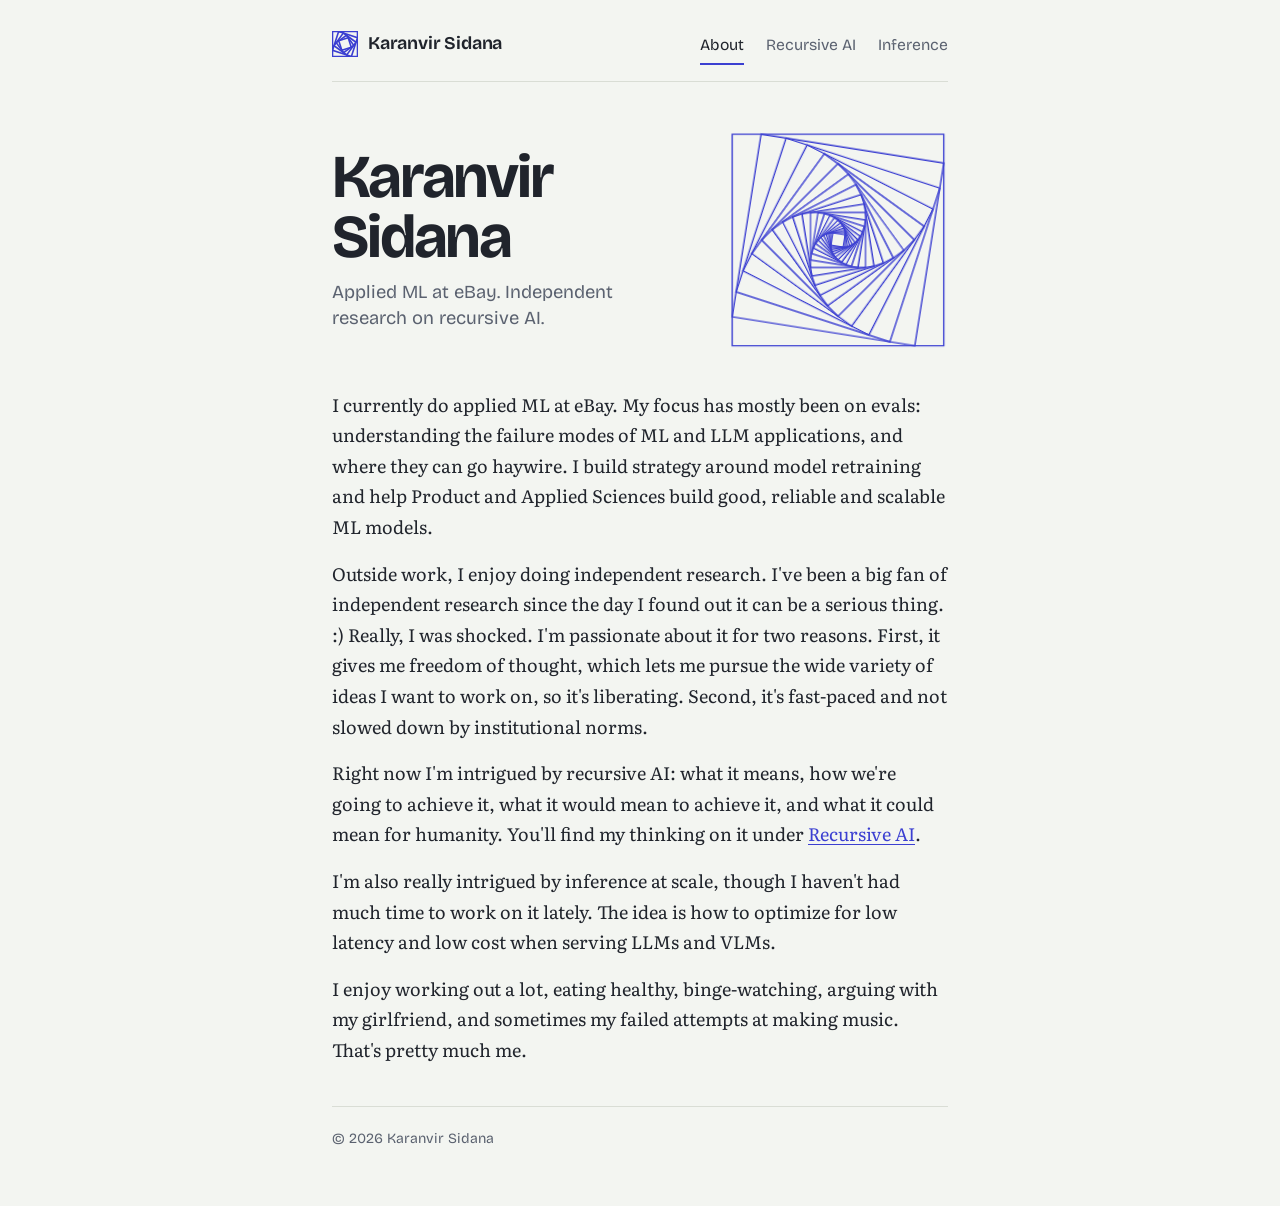
<file: index.html>
<!doctype html>
<html lang="en">
<head>
<meta charset="utf-8">
<meta name="viewport" content="width=device-width, initial-scale=1, viewport-fit=cover">
<title>Karanvir Sidana</title>
<meta name="description" content="Karanvir Sidana: data scientist and independent deep learning researcher.">
<link rel="preconnect" href="https://fonts.googleapis.com">
<link rel="preconnect" href="https://fonts.gstatic.com" crossorigin>
<link rel="stylesheet" href="https://fonts.googleapis.com/css2?family=Bricolage+Grotesque:opsz,wght@12..96,500..700&family=IBM+Plex+Mono:wght@400&family=Literata:ital,opsz,wght@0,7..72,400;0,7..72,600;1,7..72,400&display=swap">
<link rel="stylesheet" href="style.css">
</head>
<body>
<div class="wrap">
<header class="site">
  <p class="site-name"><a href="index.html"><svg class="mark" viewBox="-52 -52 104 104" width="26" height="26" aria-hidden="true" focusable="false"><rect x="-50.000" y="-50.000" width="100.000" height="100.000" transform="rotate(0)"/><rect x="-39.680" y="-39.680" width="79.360" height="79.360" transform="rotate(18)"/><rect x="-31.490" y="-31.490" width="62.981" height="62.981" transform="rotate(36)"/><rect x="-24.991" y="-24.991" width="49.982" height="49.982" transform="rotate(54)"/><rect x="-19.833" y="-19.833" width="39.666" height="39.666" transform="rotate(72)"/></svg>Karanvir Sidana</a></p>
  <nav class="top" aria-label="Main"><a href="index.html" aria-current="page">About</a><a href="writing.html">Recursive AI</a><a href="inference.html">Inference</a></nav>
</header>
<main>
  <div class="hero">
    <div>
      <h1>Karanvir Sidana</h1>
      <p class="lede">Applied ML at eBay. Independent research on recursive AI.</p>
    </div>
    <svg class="mark-hero" viewBox="-52 -52 104 104" width="240" height="240" aria-hidden="true" focusable="false"><rect x="-50.000" y="-50.000" width="100.000" height="100.000" transform="rotate(0)" style="--i:0"/><rect x="-43.702" y="-43.702" width="87.403" height="87.403" transform="rotate(9)" style="--i:1"/><rect x="-38.197" y="-38.197" width="76.393" height="76.393" transform="rotate(18)" style="--i:2"/><rect x="-33.385" y="-33.385" width="66.770" height="66.770" transform="rotate(27)" style="--i:3"/><rect x="-29.180" y="-29.180" width="58.359" height="58.359" transform="rotate(36)" style="--i:4"/><rect x="-25.504" y="-25.504" width="51.008" height="51.008" transform="rotate(45)" style="--i:5"/><rect x="-22.291" y="-22.291" width="44.582" height="44.582" transform="rotate(54)" style="--i:6"/><rect x="-19.483" y="-19.483" width="38.967" height="38.967" transform="rotate(63)" style="--i:7"/><rect x="-17.029" y="-17.029" width="34.058" height="34.058" transform="rotate(72)" style="--i:8"/><rect x="-14.884" y="-14.884" width="29.768" height="29.768" transform="rotate(81)" style="--i:9"/><rect x="-13.009" y="-13.009" width="26.018" height="26.018" transform="rotate(90)" style="--i:10"/><rect x="-11.370" y="-11.370" width="22.741" height="22.741" transform="rotate(99)" style="--i:11"/><rect x="-9.938" y="-9.938" width="19.876" height="19.876" transform="rotate(108)" style="--i:12"/><rect x="-8.686" y="-8.686" width="17.372" height="17.372" transform="rotate(117)" style="--i:13"/><rect x="-7.592" y="-7.592" width="15.184" height="15.184" transform="rotate(126)" style="--i:14"/><rect x="-6.636" y="-6.636" width="13.271" height="13.271" transform="rotate(135)" style="--i:15"/><rect x="-5.800" y="-5.800" width="11.599" height="11.599" transform="rotate(144)" style="--i:16"/><rect x="-5.069" y="-5.069" width="10.138" height="10.138" transform="rotate(153)" style="--i:17"/><rect x="-4.431" y="-4.431" width="8.861" height="8.861" transform="rotate(162)" style="--i:18"/><rect x="-3.872" y="-3.872" width="7.745" height="7.745" transform="rotate(171)" style="--i:19"/><rect x="-3.385" y="-3.385" width="6.769" height="6.769" transform="rotate(180)" style="--i:20"/><rect x="-2.958" y="-2.958" width="5.917" height="5.917" transform="rotate(189)" style="--i:21"/></svg>
  </div>
  <p>I currently do applied ML at eBay. My focus has mostly been on evals: understanding the failure modes of ML and LLM applications, and where they can go haywire. I build strategy around model retraining and help Product and Applied Sciences build good, reliable and scalable ML models.</p>
  <p>Outside work, I enjoy doing independent research. I've been a big fan of independent research since the day I found out it can be a serious thing. :) Really, I was shocked. I'm passionate about it for two reasons. First, it gives me freedom of thought, which lets me pursue the wide variety of ideas I want to work on, so it's liberating. Second, it's fast-paced and not slowed down by institutional norms.</p>
  <p>Right now I'm intrigued by recursive AI: what it means, how we're going to achieve it, what it would mean to achieve it, and what it could mean for humanity. You'll find my thinking on it under <a href="writing.html">Recursive AI</a>.</p>
  <p>I'm also really intrigued by inference at scale, though I haven't had much time to work on it lately. The idea is how to optimize for low latency and low cost when serving LLMs and VLMs.</p>
  <p>I enjoy working out a lot, eating healthy, binge-watching, arguing with my girlfriend, and sometimes my failed attempts at making music. That's pretty much me.</p>
</main>
<hr>
<footer>© 2026 Karanvir Sidana</footer>
</div>
</body>
</html>
</file>
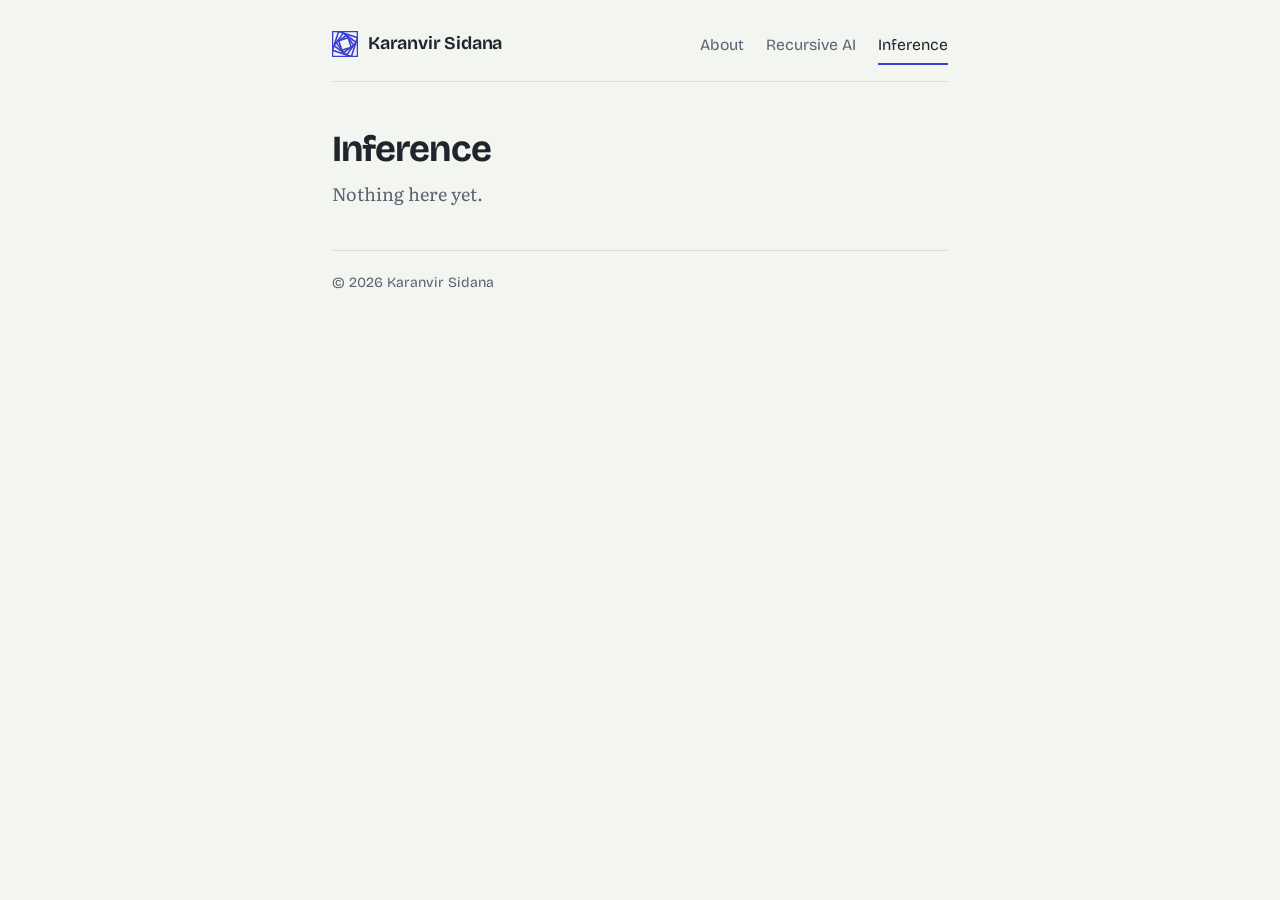
<file: inference.html>
<!doctype html>
<html lang="en">
<head>
<meta charset="utf-8">
<meta name="viewport" content="width=device-width, initial-scale=1, viewport-fit=cover">
<title>Inference · Karanvir Sidana</title>
<meta name="description" content="Notes on serving LLMs and VLMs at low latency and low cost.">
<link rel="preconnect" href="https://fonts.googleapis.com">
<link rel="preconnect" href="https://fonts.gstatic.com" crossorigin>
<link rel="stylesheet" href="https://fonts.googleapis.com/css2?family=Bricolage+Grotesque:opsz,wght@12..96,500..700&family=IBM+Plex+Mono:wght@400&family=Literata:ital,opsz,wght@0,7..72,400;0,7..72,600;1,7..72,400&display=swap">
<link rel="stylesheet" href="style.css">
</head>
<body>
<div class="wrap">
<header class="site">
  <p class="site-name"><a href="index.html"><svg class="mark" viewBox="-52 -52 104 104" width="26" height="26" aria-hidden="true" focusable="false"><rect x="-50.000" y="-50.000" width="100.000" height="100.000" transform="rotate(0)"/><rect x="-39.680" y="-39.680" width="79.360" height="79.360" transform="rotate(18)"/><rect x="-31.490" y="-31.490" width="62.981" height="62.981" transform="rotate(36)"/><rect x="-24.991" y="-24.991" width="49.982" height="49.982" transform="rotate(54)"/><rect x="-19.833" y="-19.833" width="39.666" height="39.666" transform="rotate(72)"/></svg>Karanvir Sidana</a></p>
  <nav class="top" aria-label="Main"><a href="index.html">About</a><a href="writing.html">Recursive AI</a><a href="inference.html" aria-current="page">Inference</a></nav>
</header>
<main>
  <h1 class="page-title">Inference</h1>
  <p class="empty">Nothing here yet.</p>
</main>
<hr>
<footer>© 2026 Karanvir Sidana</footer>
</div>
</body>
</html>
</file>
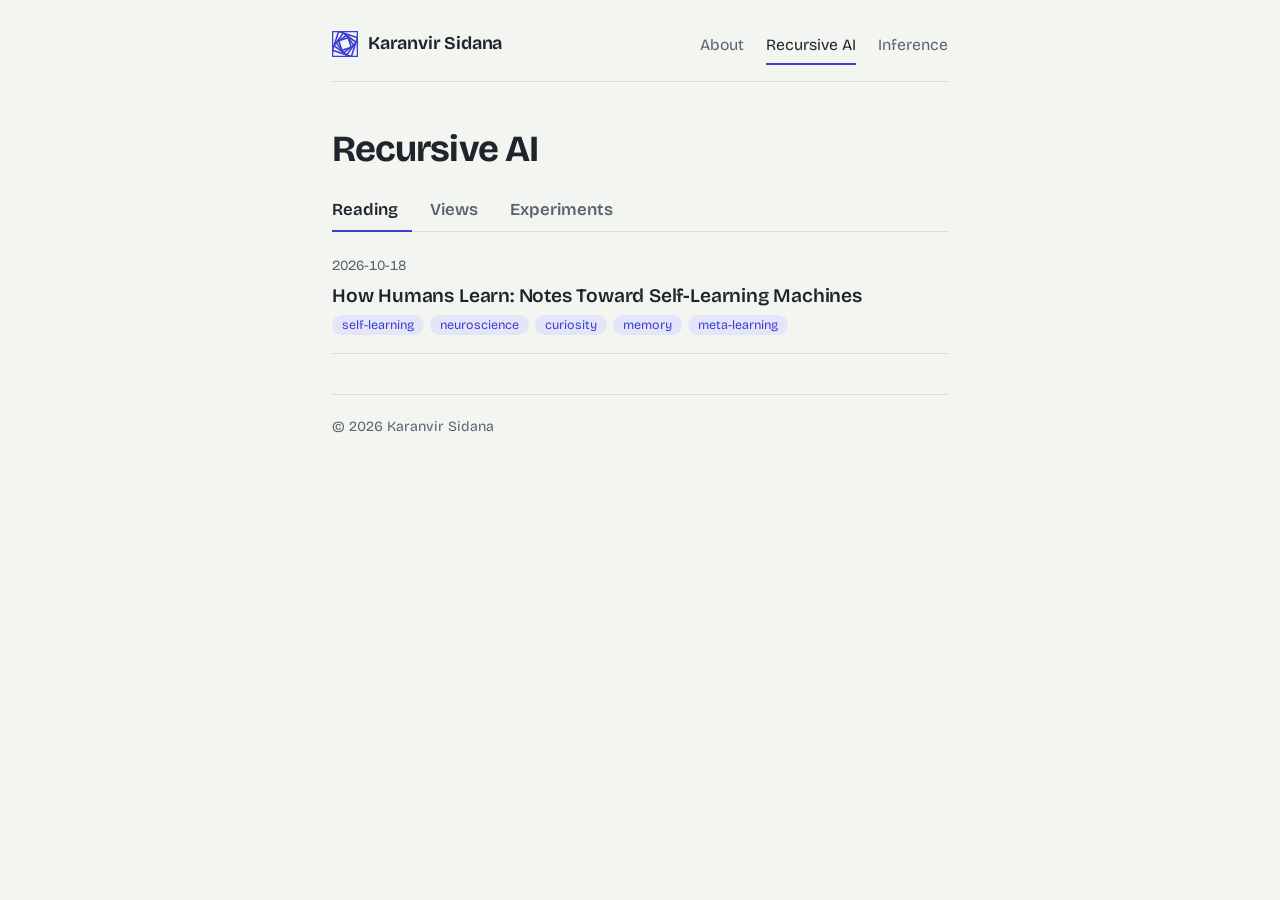
<file: writing.html>
<!doctype html>
<html lang="en">
<head>
<meta charset="utf-8">
<meta name="viewport" content="width=device-width, initial-scale=1, viewport-fit=cover">
<title>Recursive AI · Karanvir Sidana</title>
<meta name="description" content="Karanvir Sidana on recursive AI: reading, views and experiments.">
<link rel="preconnect" href="https://fonts.googleapis.com">
<link rel="preconnect" href="https://fonts.gstatic.com" crossorigin>
<link rel="stylesheet" href="https://fonts.googleapis.com/css2?family=Bricolage+Grotesque:opsz,wght@12..96,500..700&family=IBM+Plex+Mono:wght@400&family=Literata:ital,opsz,wght@0,7..72,400;0,7..72,600;1,7..72,400&display=swap">
<link rel="stylesheet" href="style.css">
<style>
.tabs{display:flex;gap:4px;border-bottom:1px solid var(--rule);margin:0 0 4px}
.tabs button{font-family:var(--font-display);font-size:1.05rem;font-weight:600;background:none;border:0;border-bottom:2px solid transparent;color:var(--muted);padding:10px 14px 10px 0;margin:0 14px -1px 0;cursor:pointer}
.tabs button[aria-selected="true"]{color:var(--fg);border-bottom-color:var(--accent);font-weight:600}
.tabs button:focus-visible{outline:2px solid var(--accent);outline-offset:2px}
.panel-title{position:absolute;width:1px;height:1px;overflow:hidden;clip:rect(0 0 0 0)}
.no-js .tabs{display:none}
.page-title{margin-bottom:20px}
ul.list li:first-child{border-top:0}
.no-js .panel-title{position:static;width:auto;height:auto;clip:auto;margin-top:32px}
</style>
</head>
<body class="no-js">
<div class="wrap">
<header class="site">
  <p class="site-name"><a href="index.html"><svg class="mark" viewBox="-52 -52 104 104" width="26" height="26" aria-hidden="true" focusable="false"><rect x="-50.000" y="-50.000" width="100.000" height="100.000" transform="rotate(0)"/><rect x="-39.680" y="-39.680" width="79.360" height="79.360" transform="rotate(18)"/><rect x="-31.490" y="-31.490" width="62.981" height="62.981" transform="rotate(36)"/><rect x="-24.991" y="-24.991" width="49.982" height="49.982" transform="rotate(54)"/><rect x="-19.833" y="-19.833" width="39.666" height="39.666" transform="rotate(72)"/></svg>Karanvir Sidana</a></p>
  <nav class="top" aria-label="Main"><a href="index.html">About</a><a href="writing.html" aria-current="page">Recursive AI</a><a href="inference.html">Inference</a></nav>
</header>
<main>
  <h1 class="page-title">Recursive AI</h1>
  <div class="tabs" role="tablist" aria-label="Recursive AI">
    <button role="tab" id="tab-reading" aria-controls="panel-reading" aria-selected="true">Reading</button>
    <button role="tab" id="tab-views" aria-controls="panel-views" aria-selected="false" tabindex="-1">Views</button>
    <button role="tab" id="tab-experiments" aria-controls="panel-experiments" aria-selected="false" tabindex="-1">Experiments</button>
  </div>
  <section class="tab-panel" id="panel-reading" role="tabpanel" aria-labelledby="tab-reading">
    <h2 class="panel-title">Reading</h2>
    <ul class="list">
      <li data-tags="self-learning,neuroscience,curiosity,memory,meta-learning"><span class="date">2026-10-18</span><a href="writing/how-humans-learn.html">How Humans Learn: Notes Toward Self-Learning Machines</a><span class="tags"><span class="tag">self-learning</span><span class="tag">neuroscience</span><span class="tag">curiosity</span><span class="tag">memory</span><span class="tag">meta-learning</span></span></li>
    </ul>
  </section>
  <section class="tab-panel" id="panel-views" role="tabpanel" aria-labelledby="tab-views">
    <h2 class="panel-title">Views</h2>
    <ul class="list">
      <li data-tags="recursive-ai,self-improvement,self-learning,robotics"><span class="date">2026-11-14</span><a href="writing/recursive-ai.html">Recursive AI</a><span class="tags"><span class="tag">recursive-ai</span><span class="tag">self-improvement</span><span class="tag">self-learning</span><span class="tag">robotics</span></span></li>
    </ul>
  </section>
  <section class="tab-panel" id="panel-experiments" role="tabpanel" aria-labelledby="tab-experiments">
    <h2 class="panel-title">Experiments</h2>
    <ul class="list">
      <li data-tags="self-curriculum,curriculum-learning,self-training,small-models,arithmetic"><span class="date">2026-11-14</span><a href="writing/self-curriculum.html">Can a Small Model Choose Its Own Training Problems? A Ten-Seed Test on Addition</a><span class="tags"><span class="tag">self-curriculum</span><span class="tag">curriculum-learning</span><span class="tag">self-training</span><span class="tag">small-models</span><span class="tag">arithmetic</span></span></li>
    </ul>
  </section>
</main>
<hr>
<footer>© 2026 Karanvir Sidana</footer>
</div>
<script>
(function(){
  document.body.classList.remove('no-js');
  var tabs=[].slice.call(document.querySelectorAll('[role="tab"]'));
  function select(t){tabs.forEach(function(x){var on=x===t;x.setAttribute('aria-selected',on);x.tabIndex=on?0:-1;document.getElementById(x.getAttribute('aria-controls')).hidden=!on;});}
  tabs.forEach(function(t,i){
    t.addEventListener('click',function(){select(t);history.replaceState(null,'','#'+t.id.slice(4));});
    t.addEventListener('keydown',function(e){var d=e.key==='ArrowRight'?1:e.key==='ArrowLeft'?-1:0;if(d){var n=tabs[(i+d+tabs.length)%tabs.length];select(n);n.focus();e.preventDefault();}});
  });
  select(document.getElementById('tab-'+location.hash.slice(1))||tabs[0]);
})();
</script>
</body>
</html>
</file>
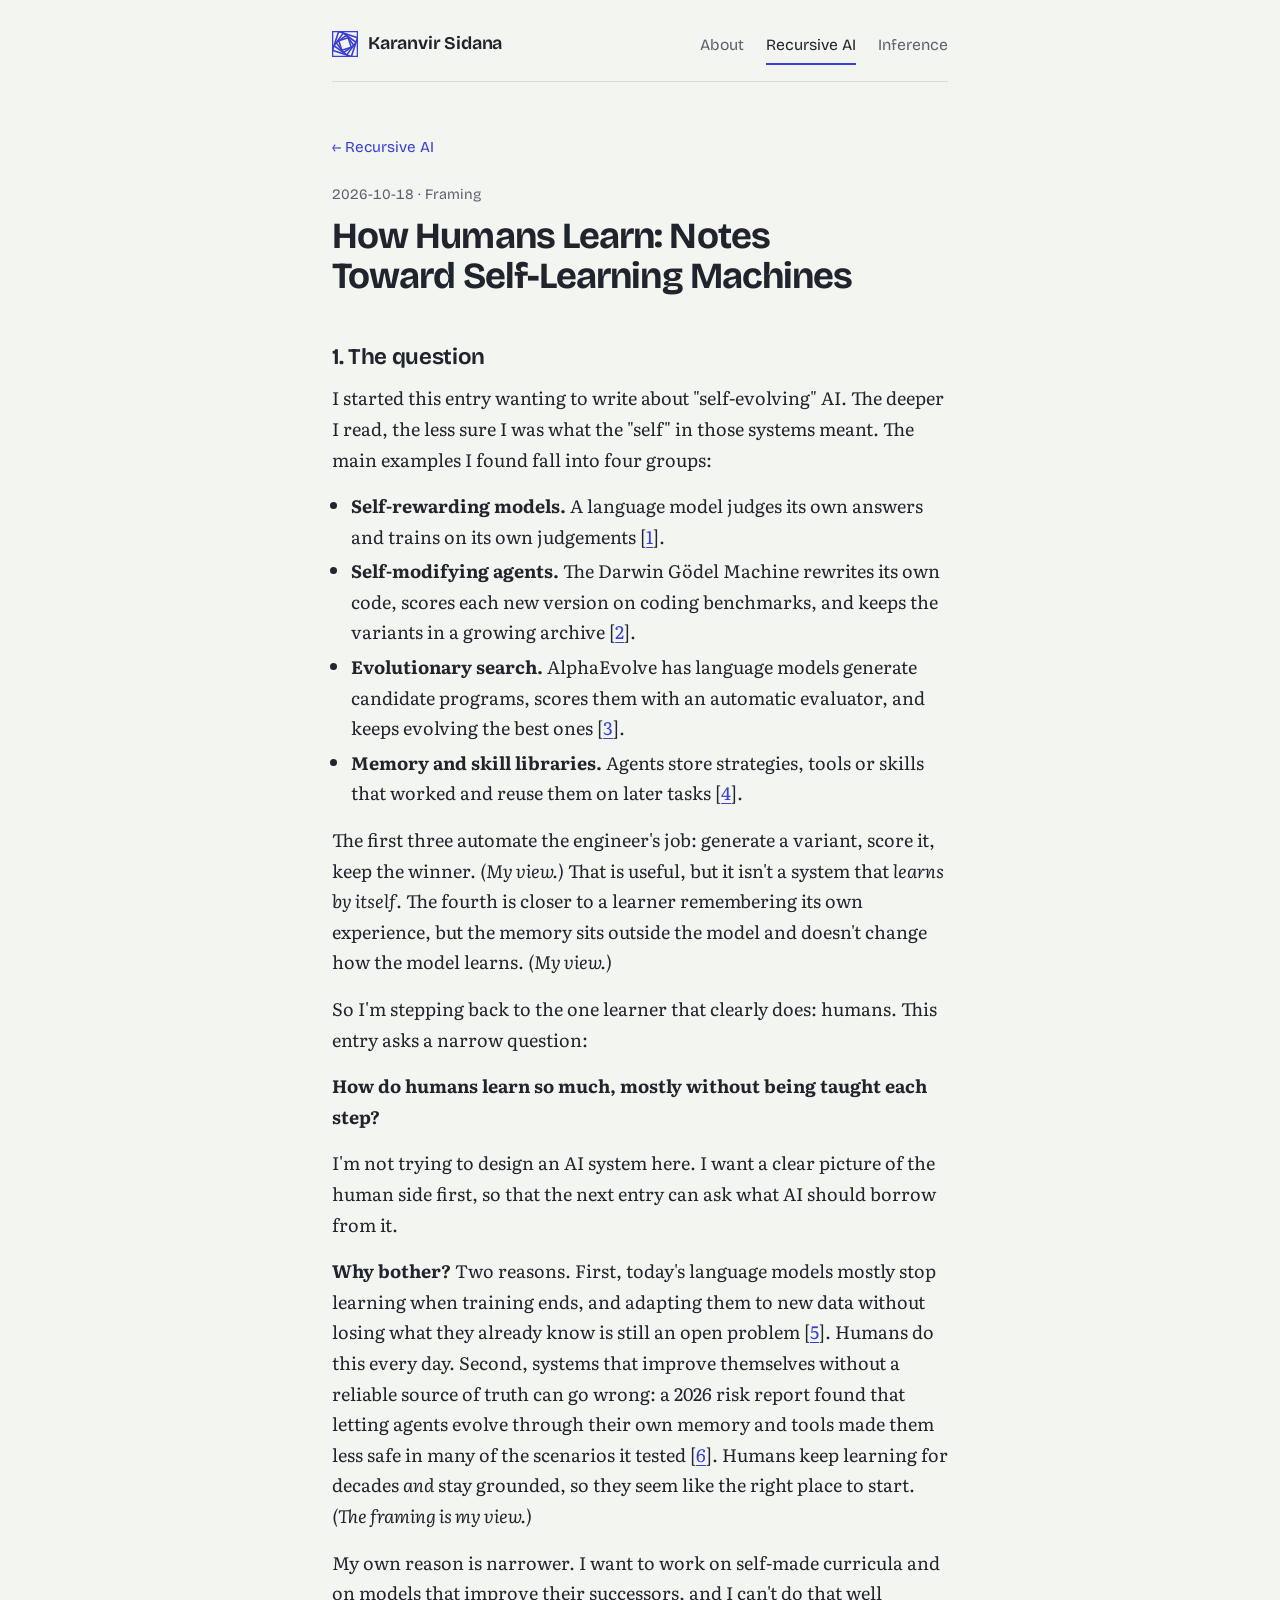
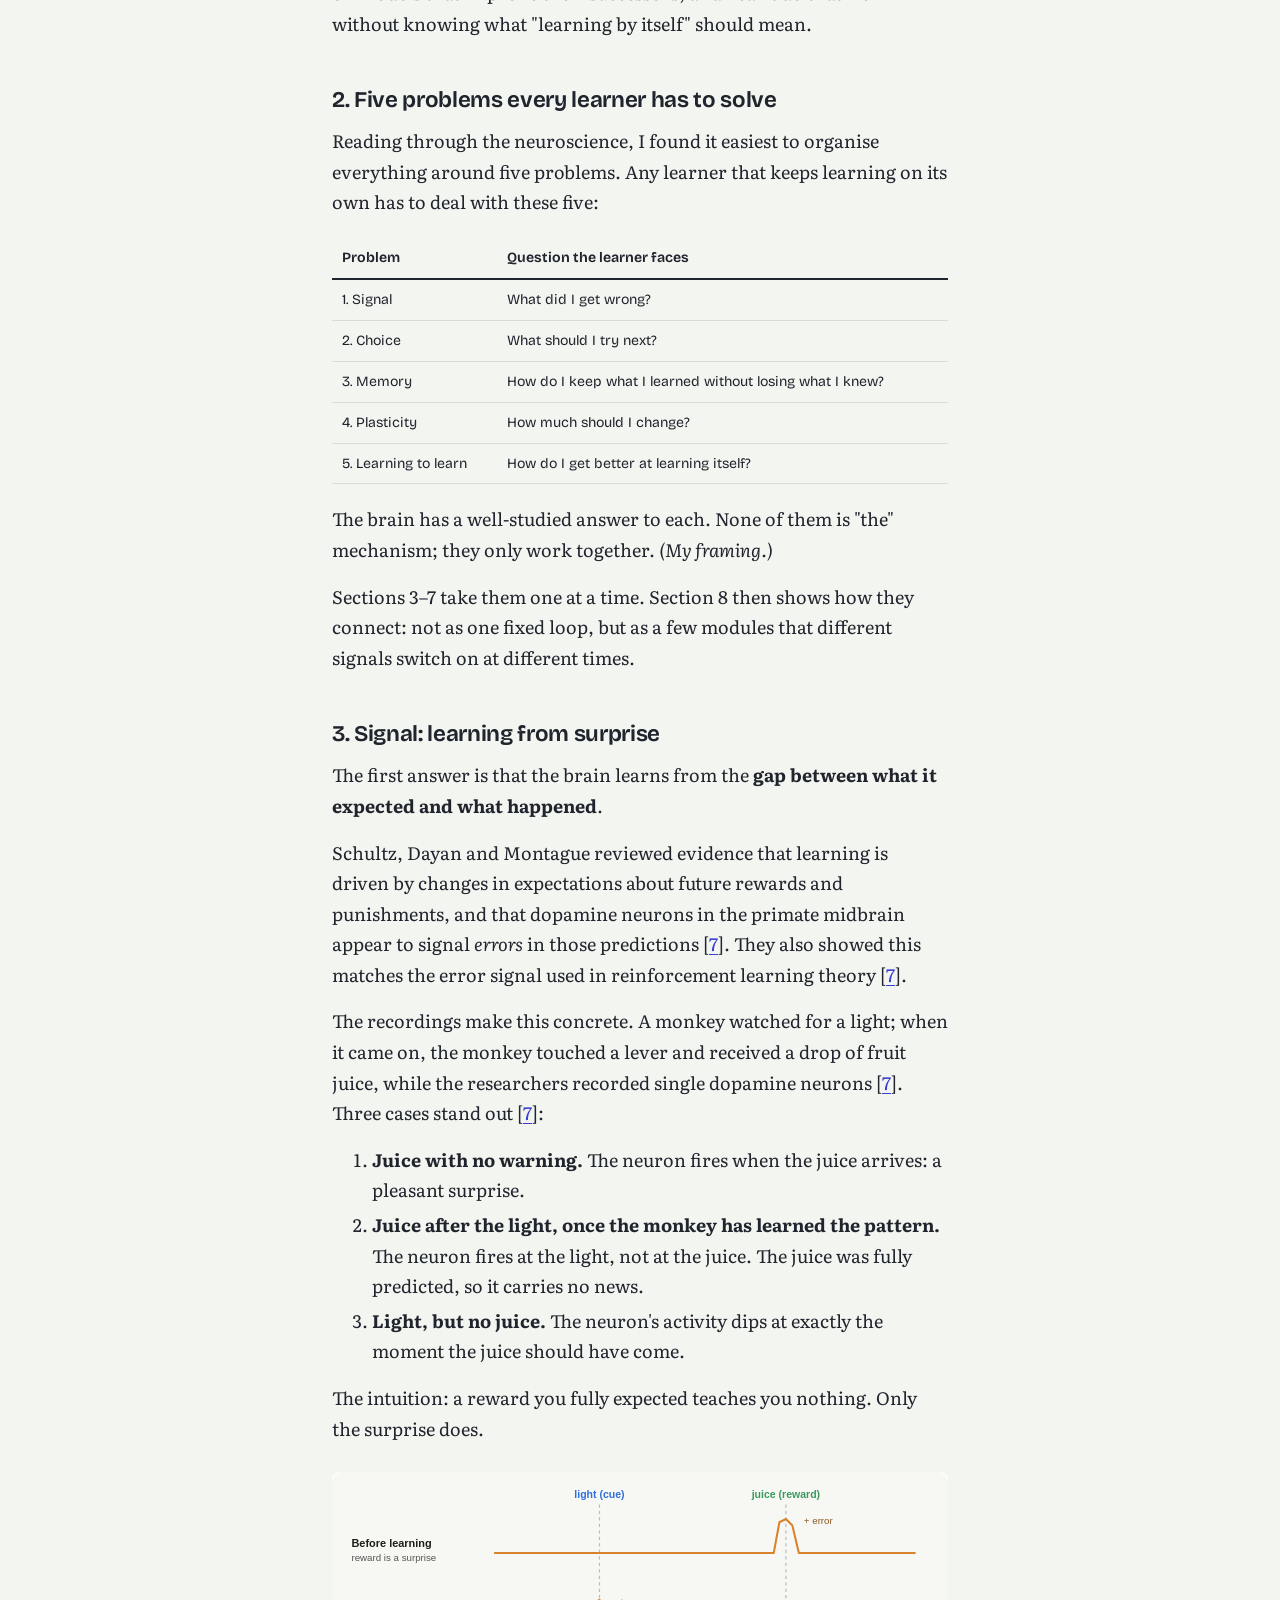
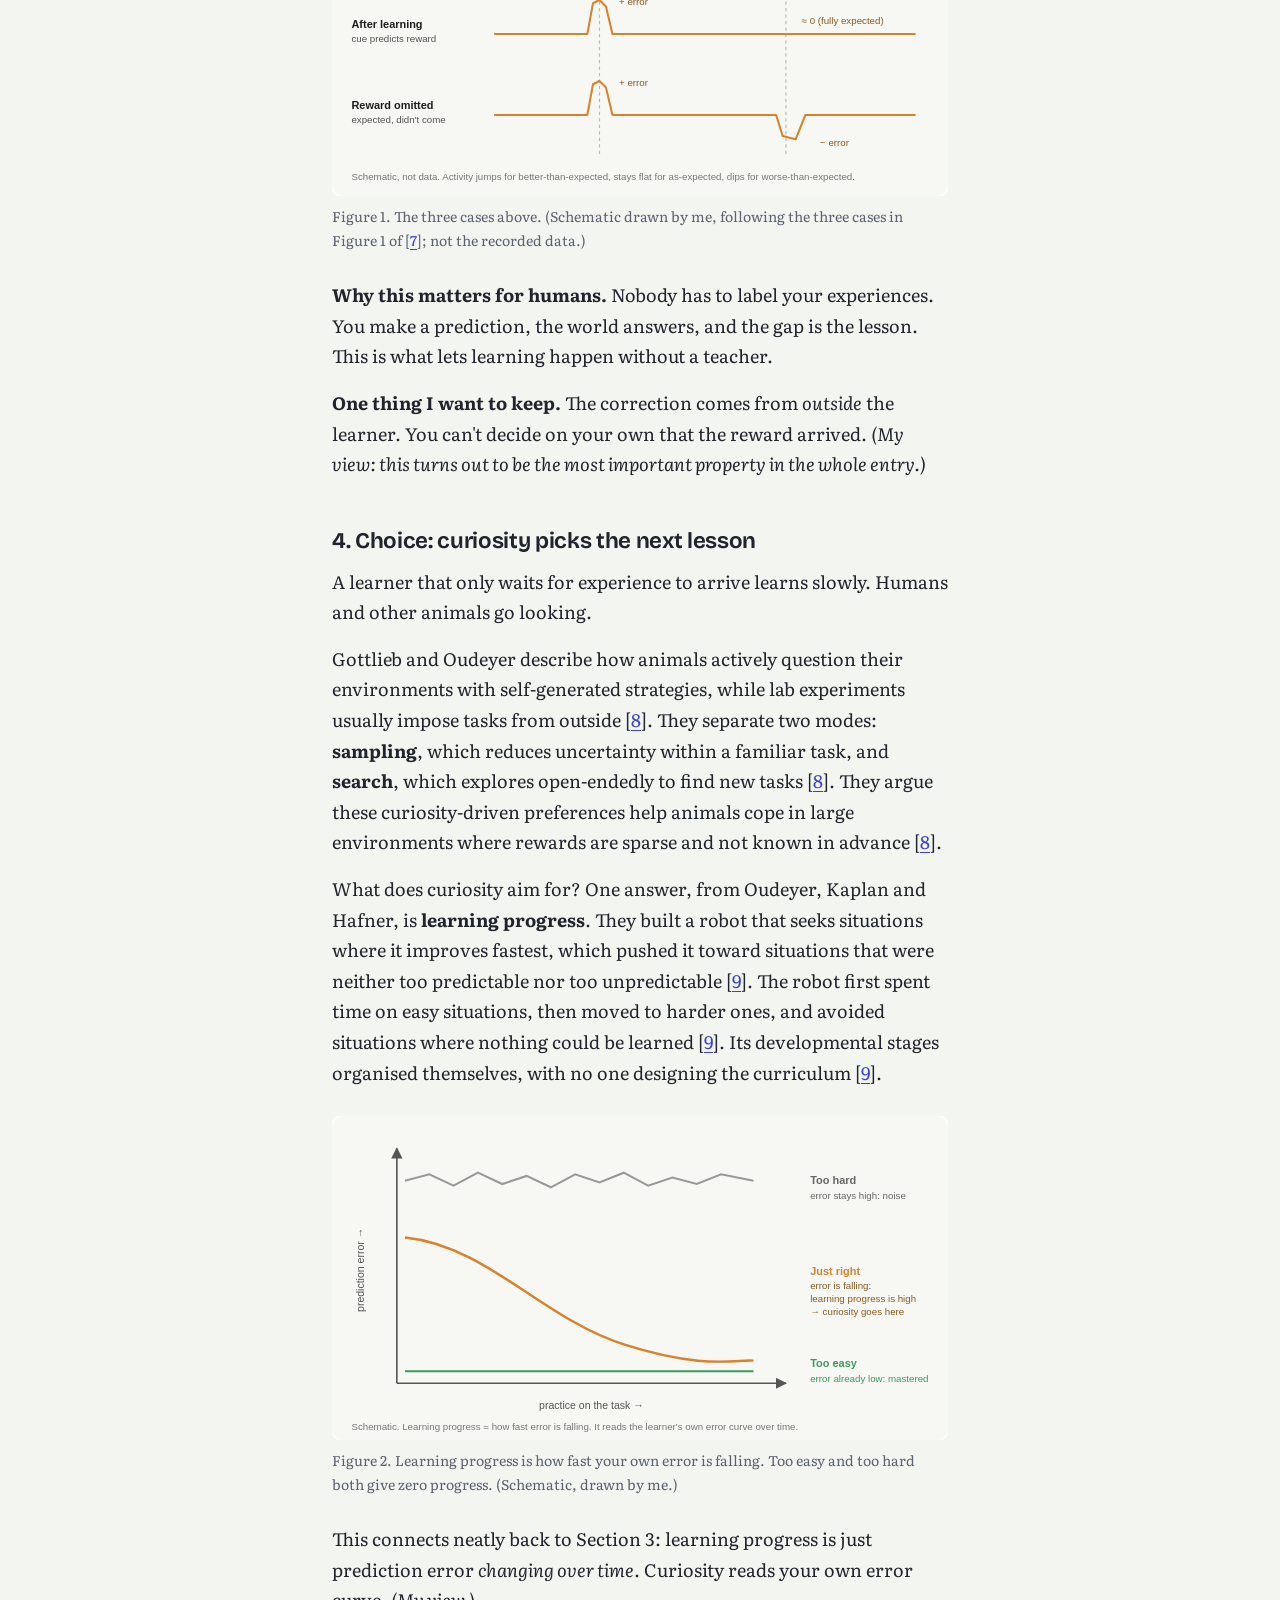
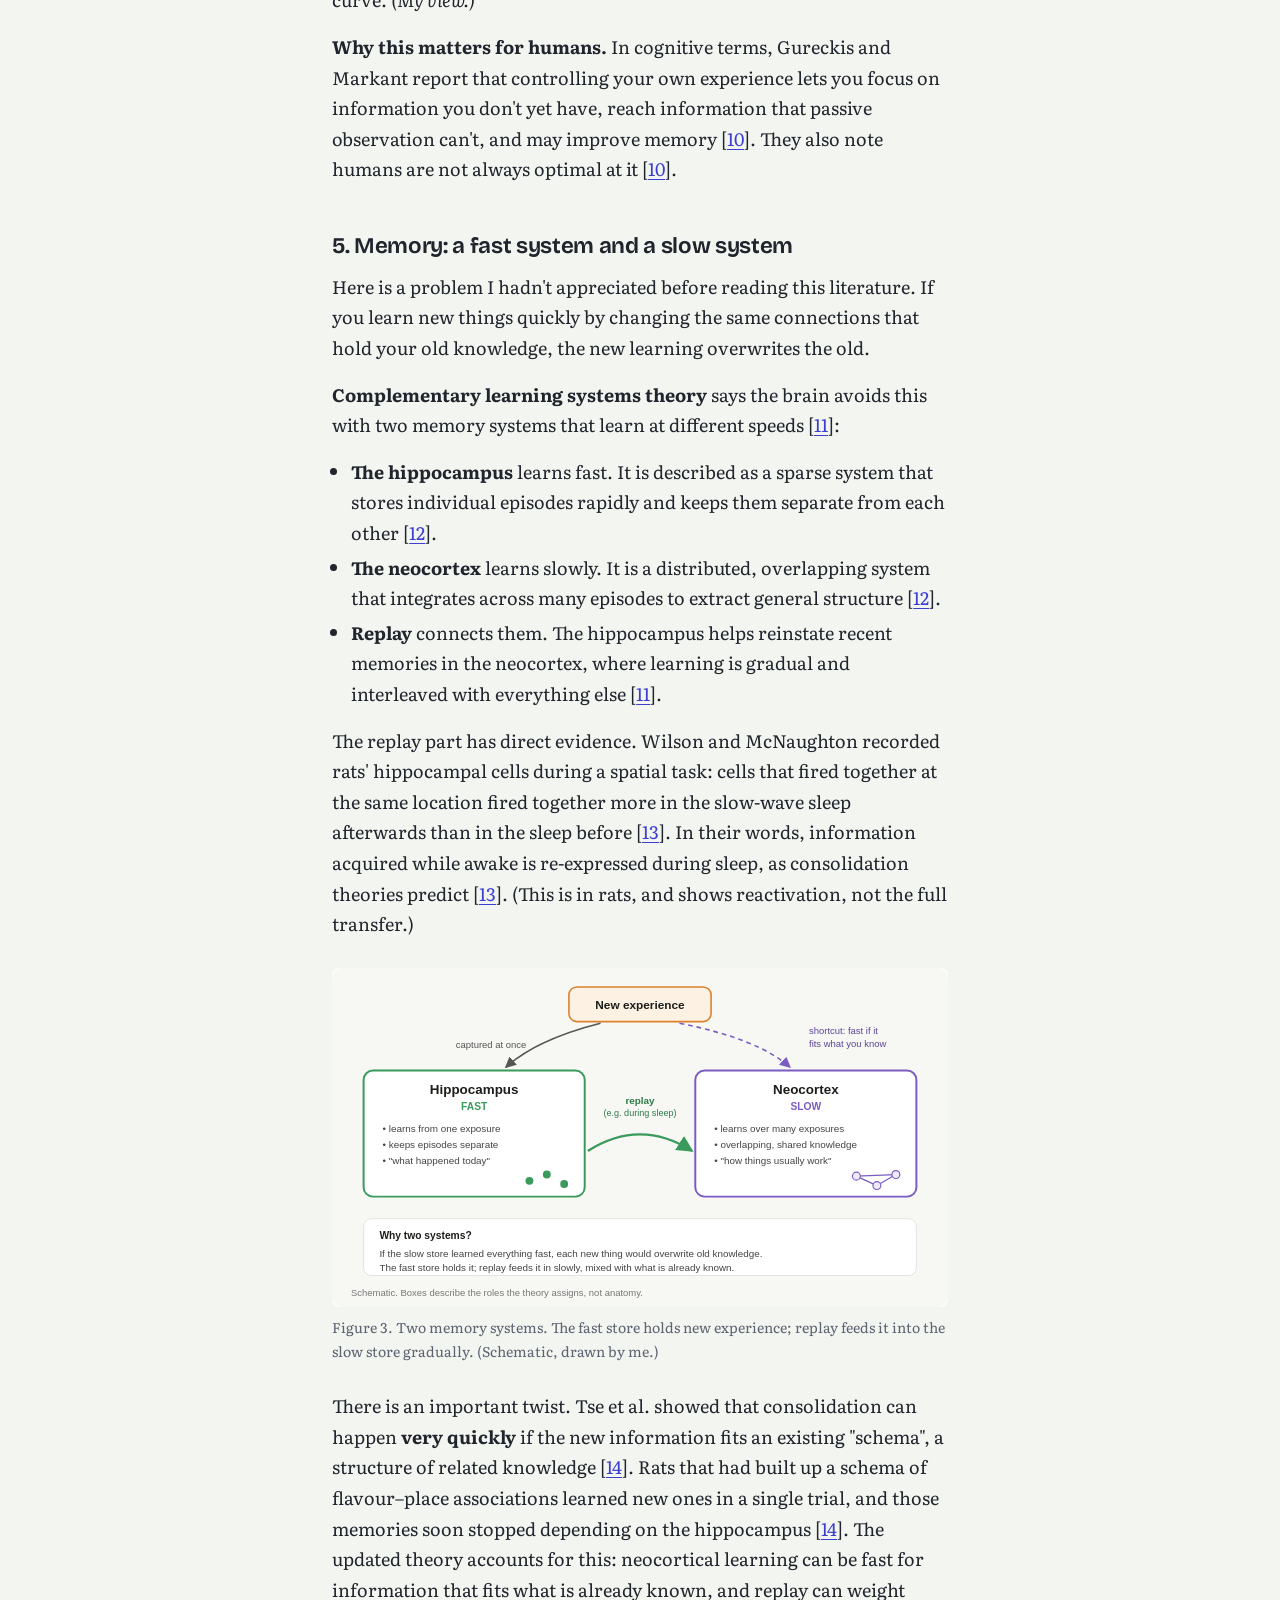
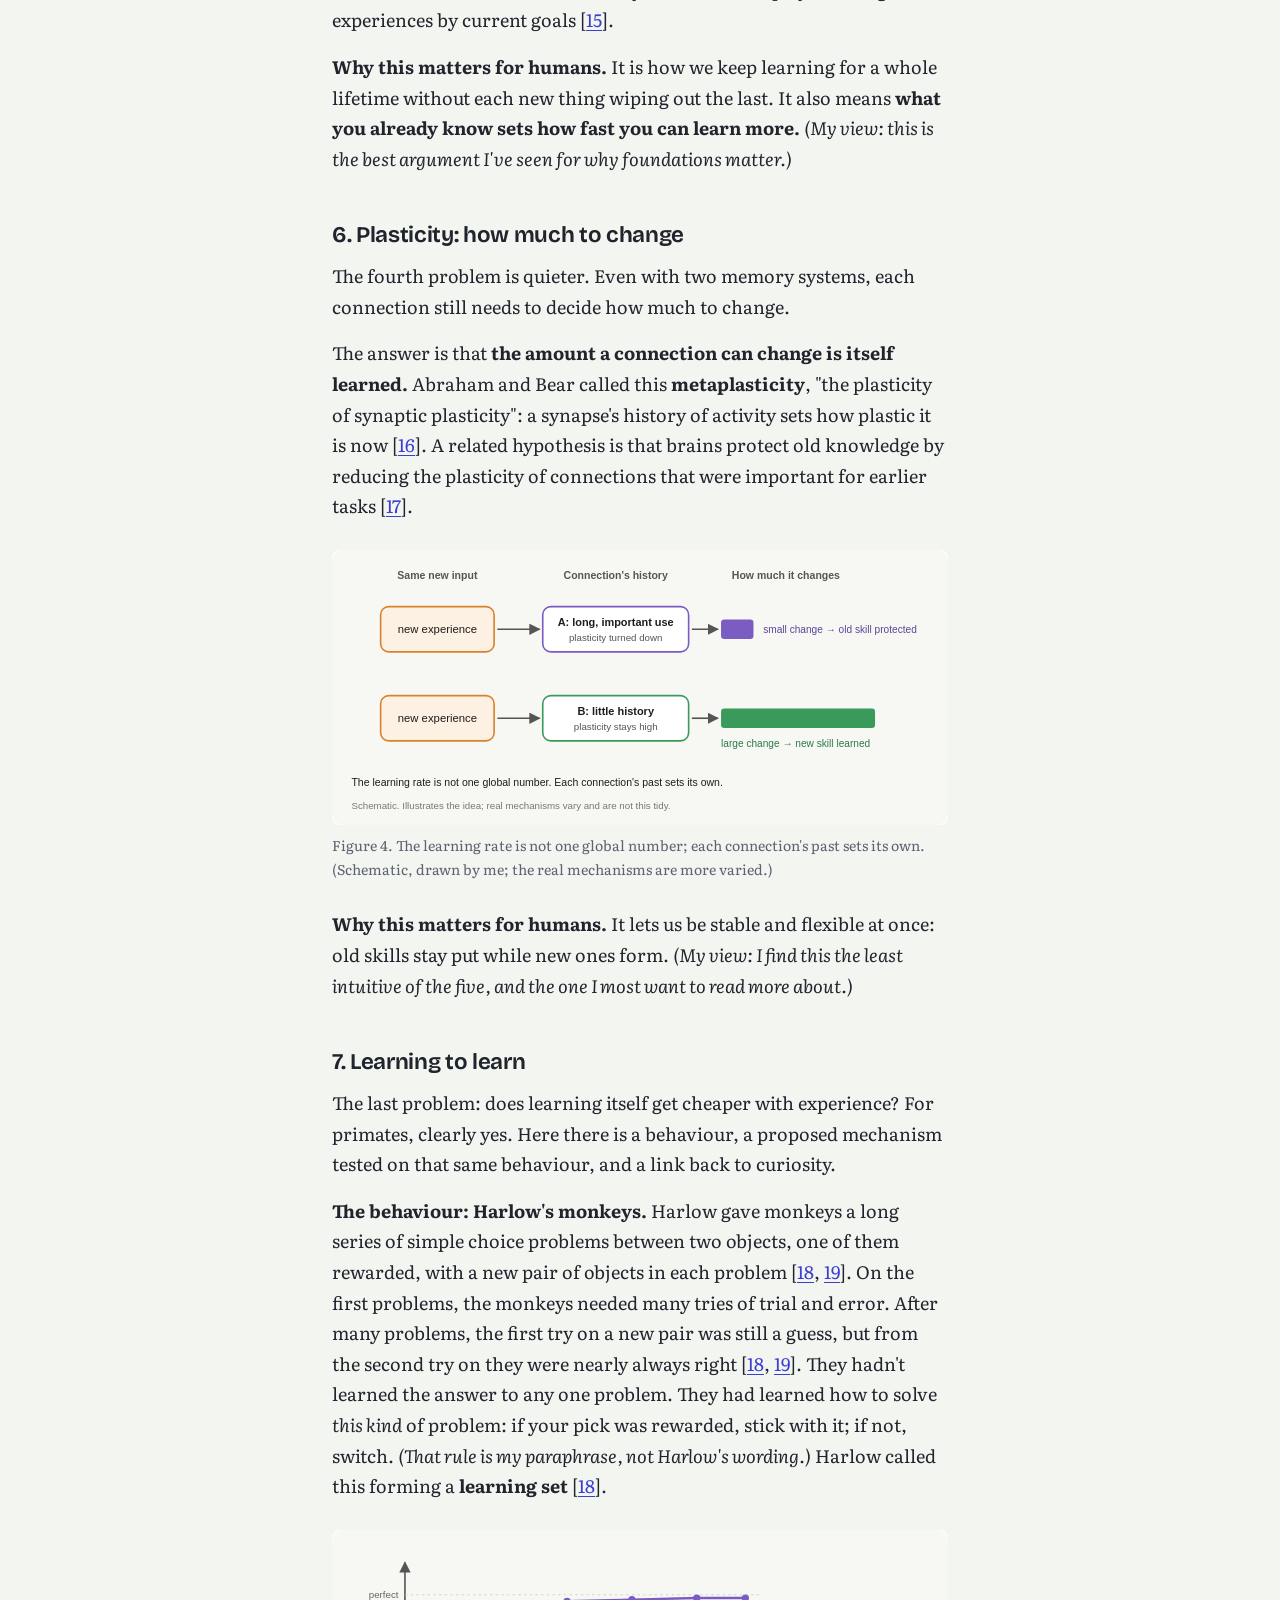
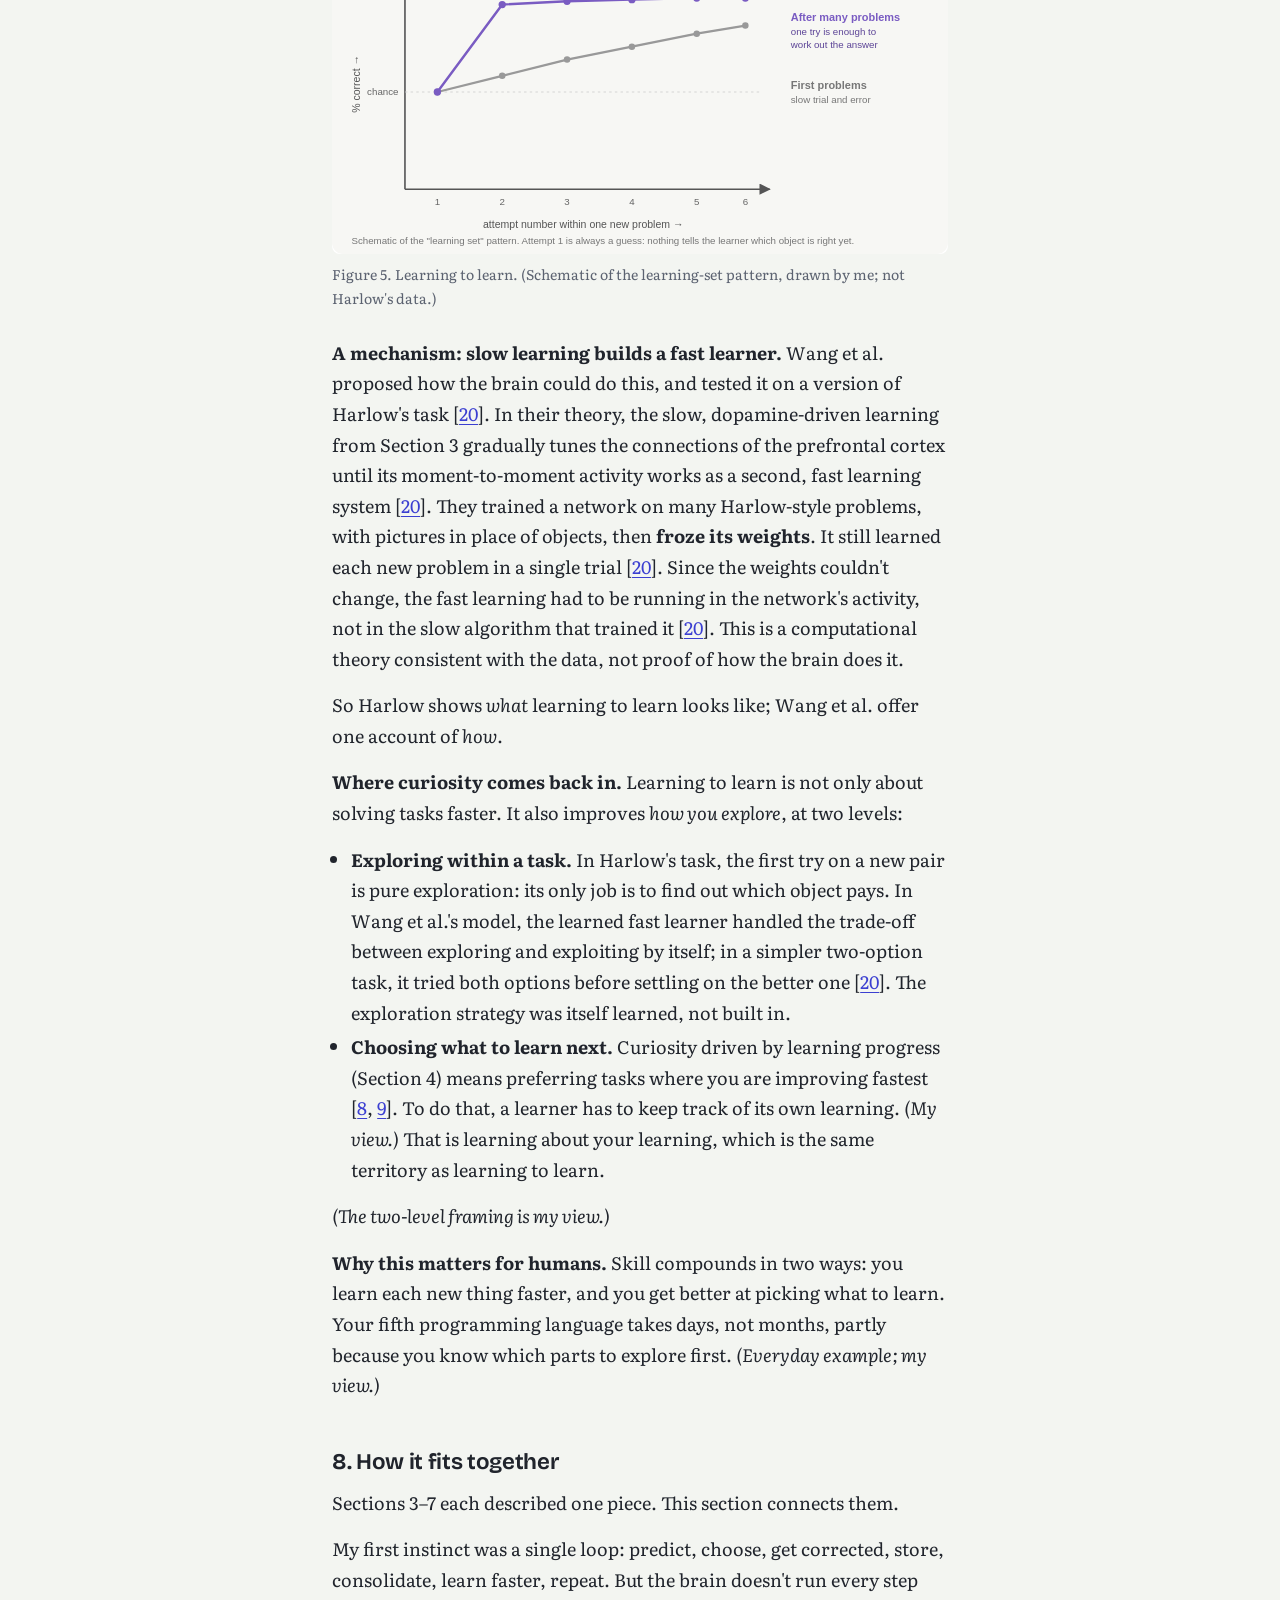
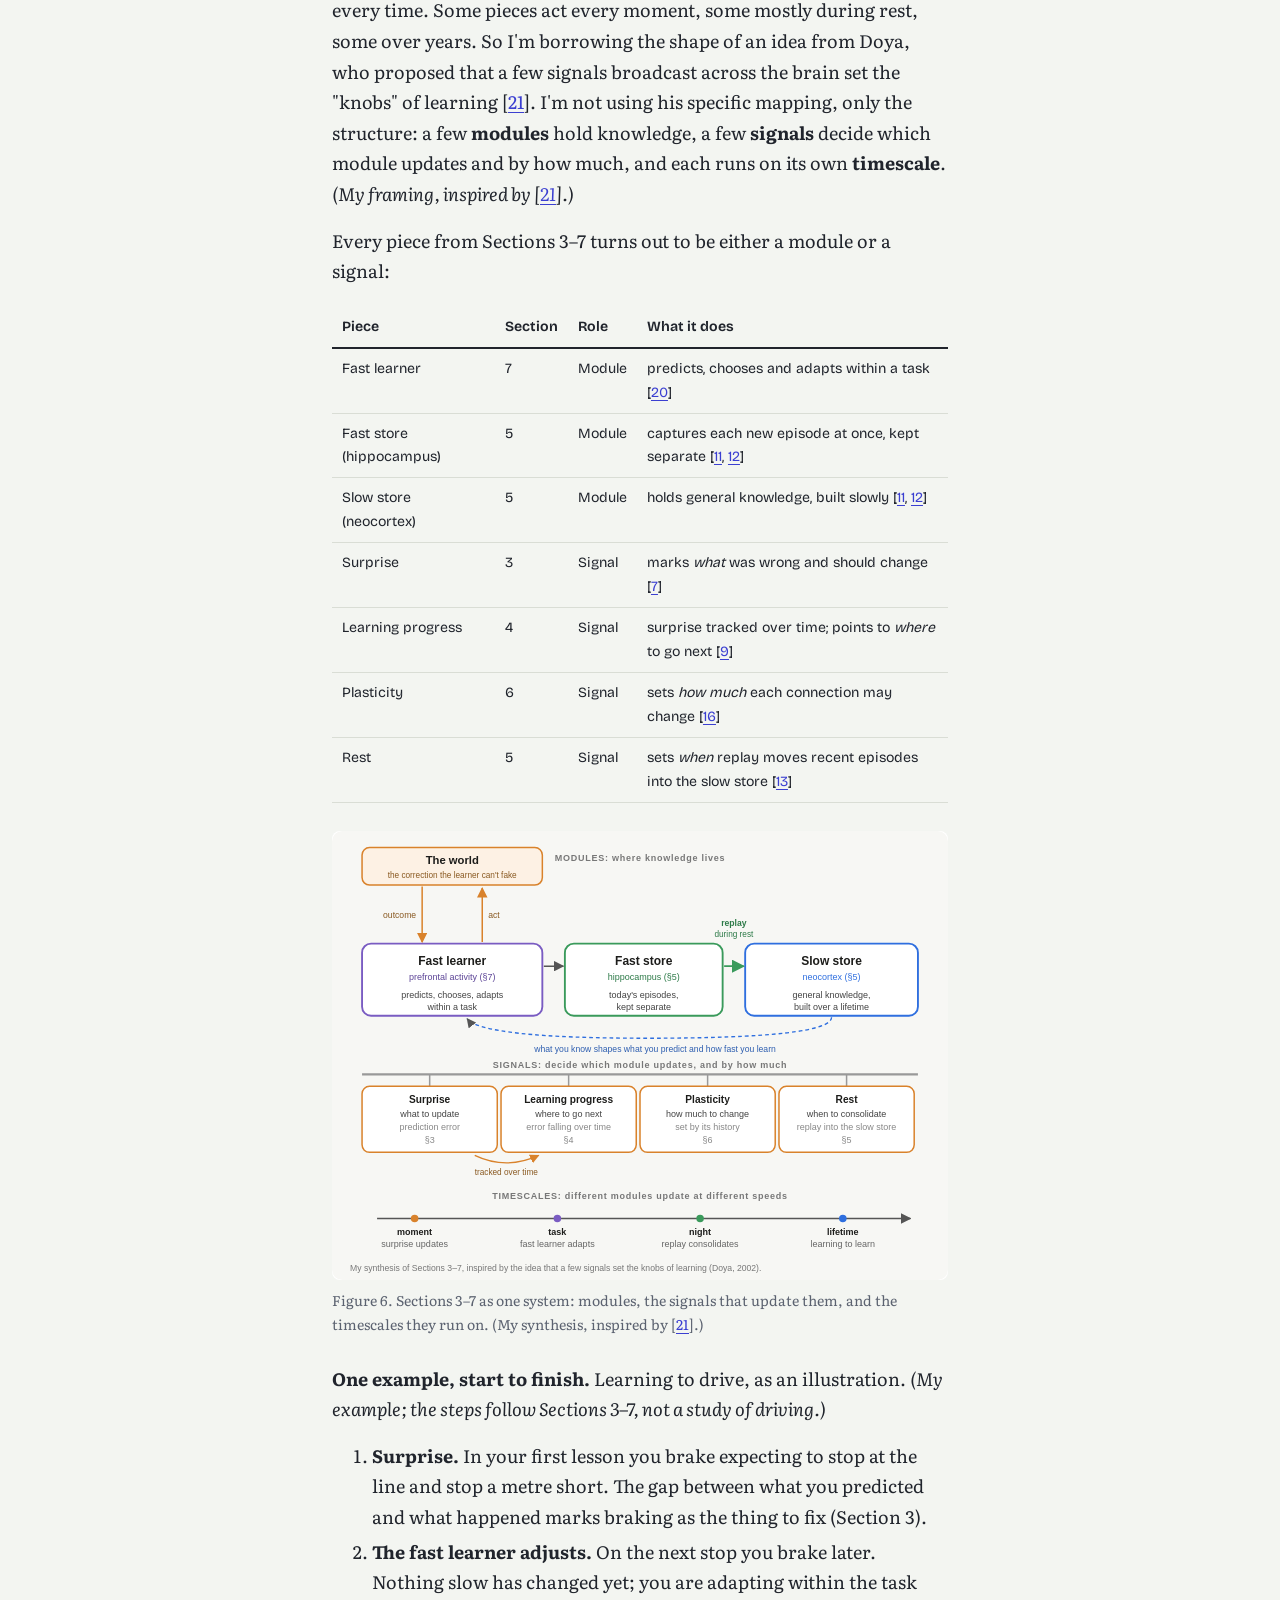
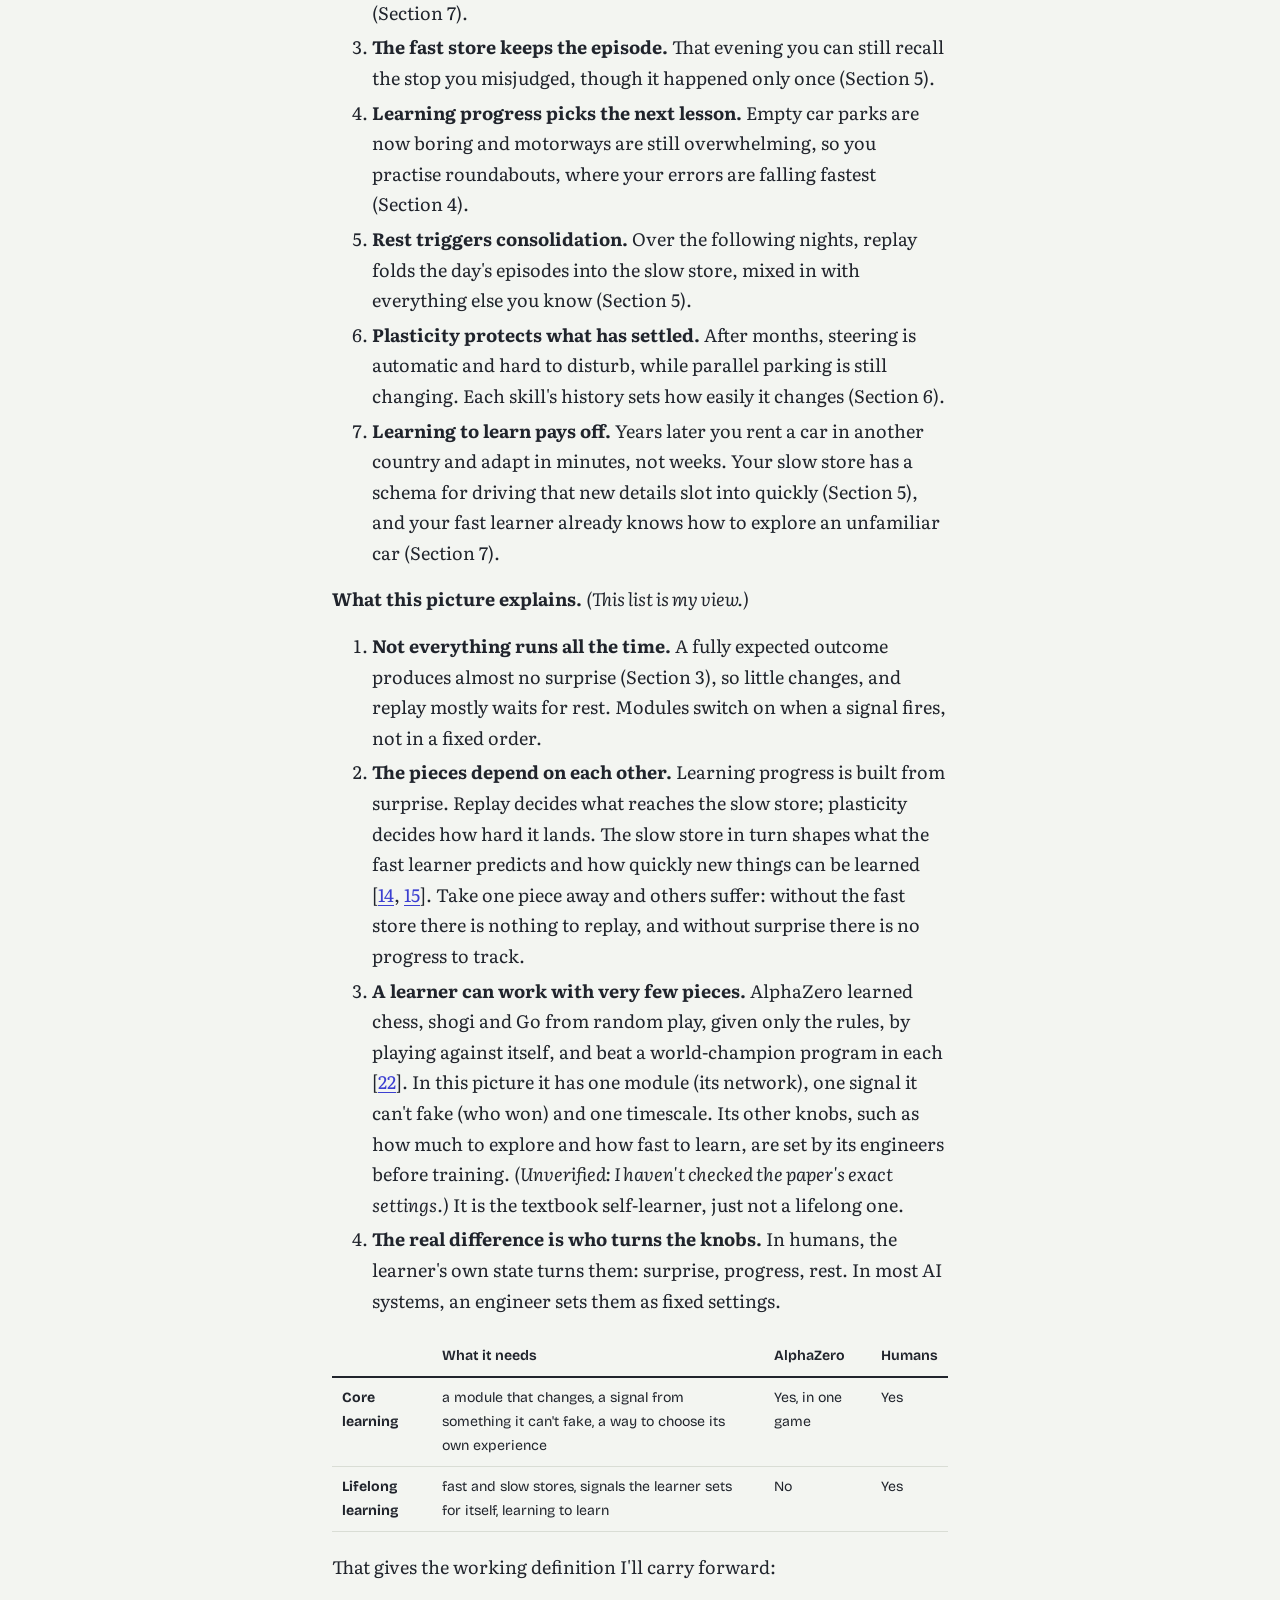
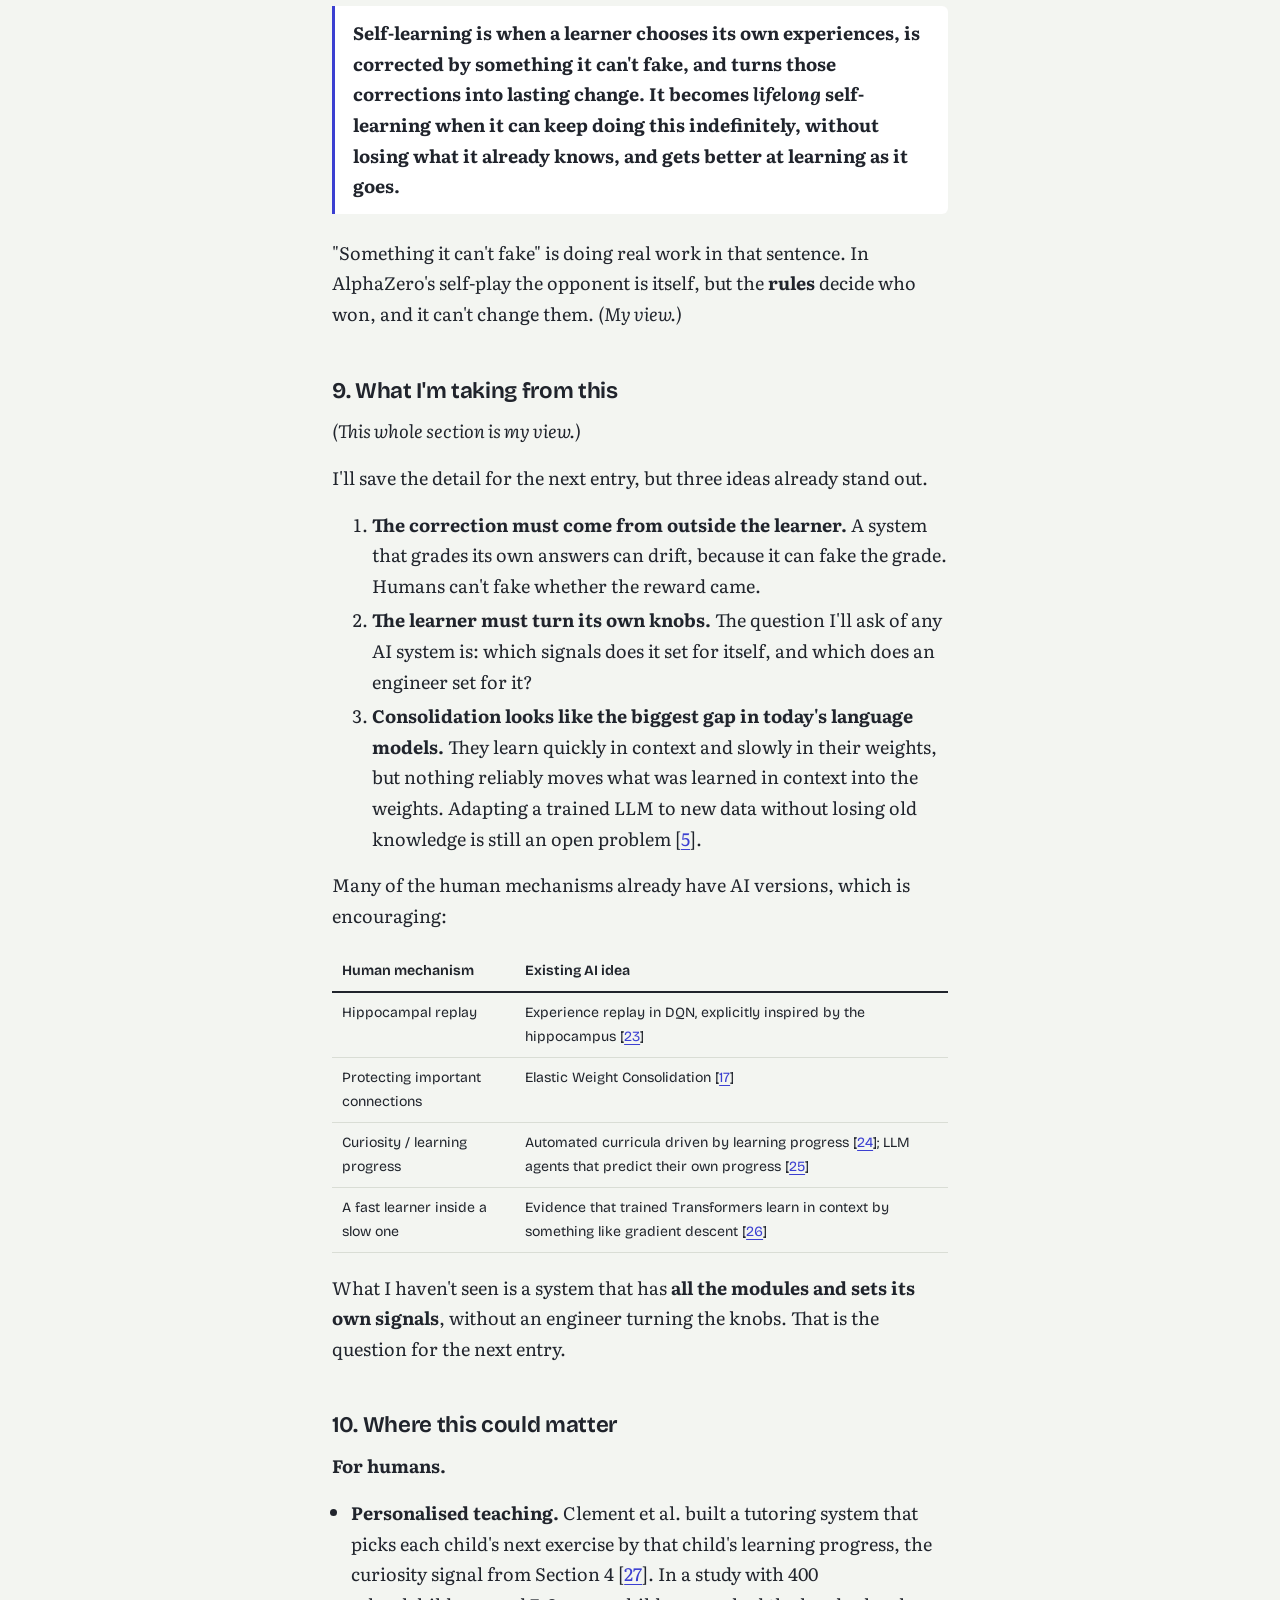
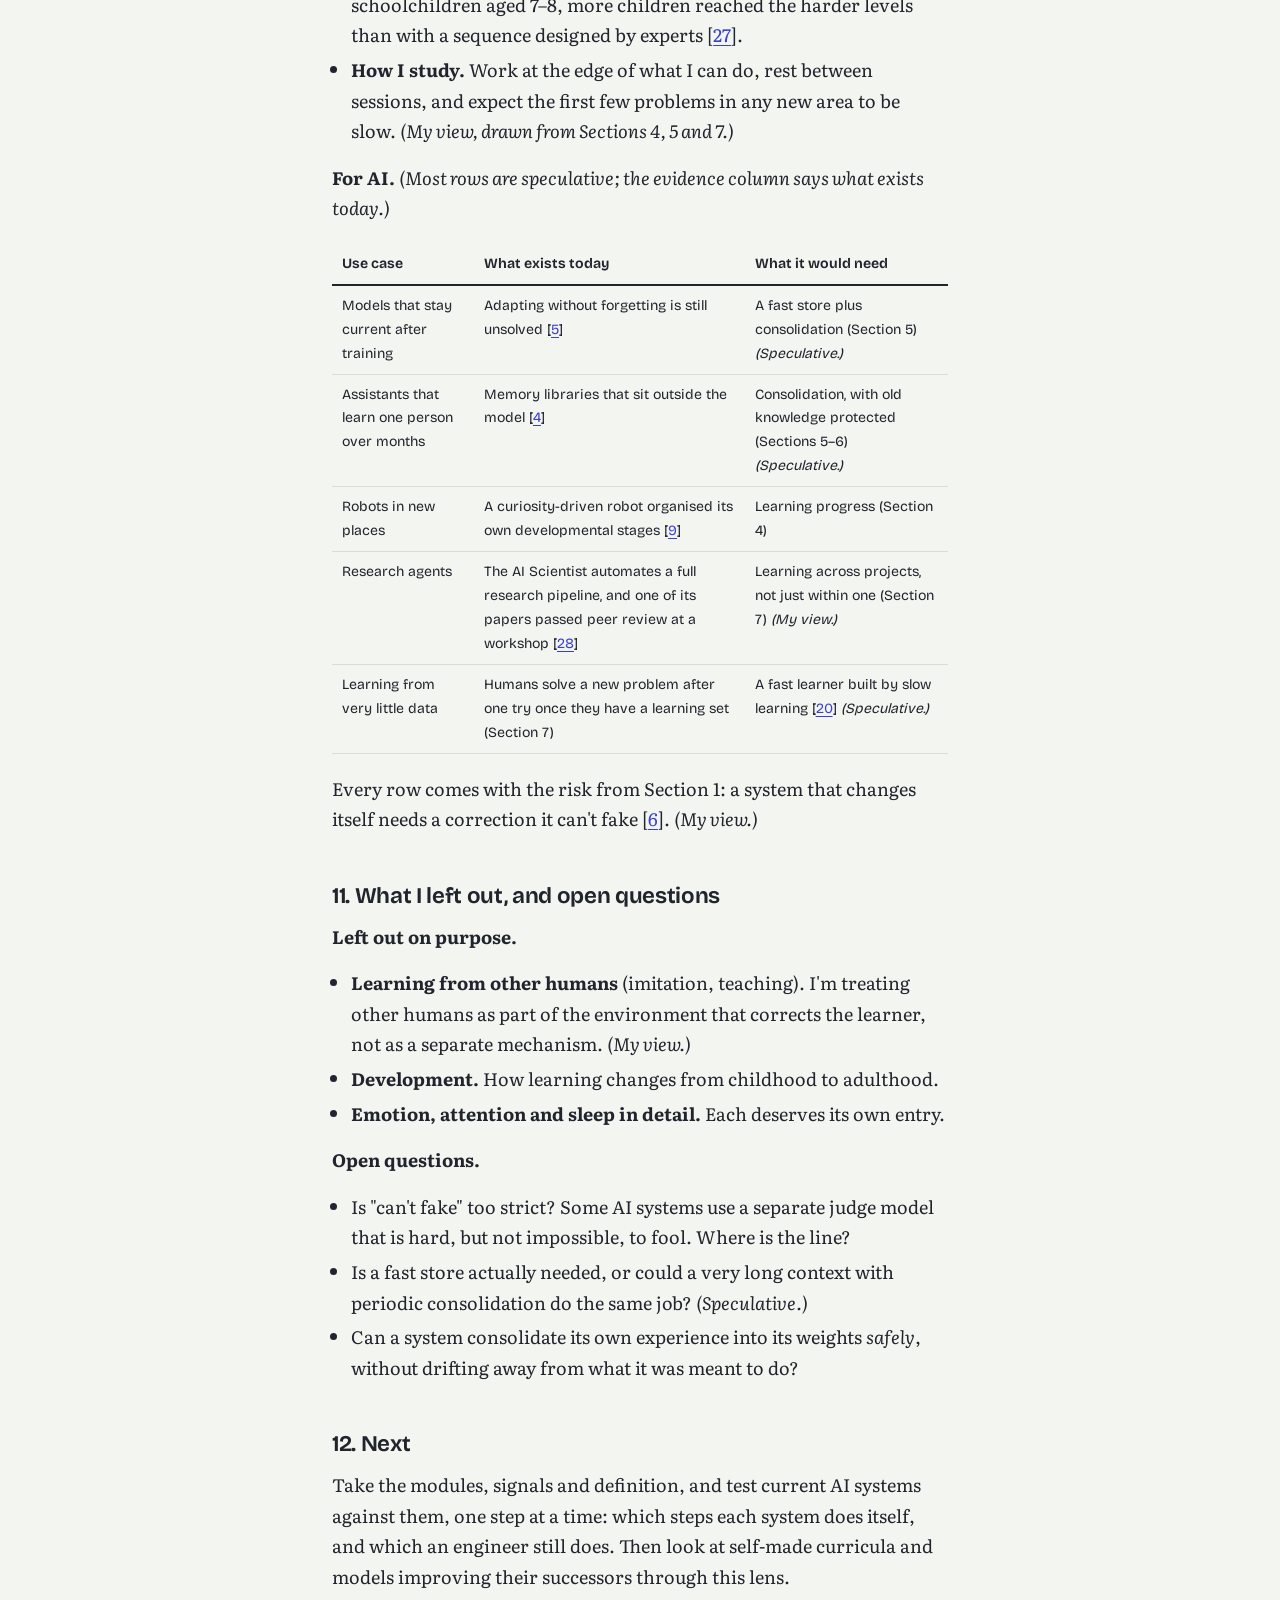
<file: writing/how-humans-learn.html>
<!doctype html>
<html lang="en">
<head>
<meta charset="utf-8">
<meta name="viewport" content="width=device-width, initial-scale=1, viewport-fit=cover">
<title>How Humans Learn · Karanvir Sidana</title>
<meta name="description" content="A research-journal entry on how humans learn by themselves, as groundwork for self-learning machines.">
<link rel="preconnect" href="https://fonts.googleapis.com">
<link rel="preconnect" href="https://fonts.gstatic.com" crossorigin>
<link rel="stylesheet" href="https://fonts.googleapis.com/css2?family=Bricolage+Grotesque:opsz,wght@12..96,500..700&family=IBM+Plex+Mono:wght@400&family=Literata:ital,opsz,wght@0,7..72,400;0,7..72,600;1,7..72,400&display=swap">
<link rel="stylesheet" href="../style.css">
</head>
<body>
<div class="wrap">
<header class="site">
  <p class="site-name"><a href="../index.html"><svg class="mark" viewBox="-52 -52 104 104" width="26" height="26" aria-hidden="true" focusable="false"><rect x="-50.000" y="-50.000" width="100.000" height="100.000" transform="rotate(0)"/><rect x="-39.680" y="-39.680" width="79.360" height="79.360" transform="rotate(18)"/><rect x="-31.490" y="-31.490" width="62.981" height="62.981" transform="rotate(36)"/><rect x="-24.991" y="-24.991" width="49.982" height="49.982" transform="rotate(54)"/><rect x="-19.833" y="-19.833" width="39.666" height="39.666" transform="rotate(72)"/></svg>Karanvir Sidana</a></p>
  <nav class="top" aria-label="Main"><a href="../index.html">About</a><a href="../writing.html" aria-current="page">Recursive AI</a><a href="../inference.html">Inference</a></nav>
</header>
<main>
<article class="post">
  <a class="back" href="../writing.html">← Recursive AI</a>
  <p class="eyebrow"><span class="date">2026-10-18</span> · Framing</p>
  <h1>How Humans Learn: Notes Toward Self-Learning Machines</h1>
<h2>1. The question</h2>
<p>I started this entry wanting to write about "self-evolving" AI. The deeper I read, the less sure I was what the "self" in those systems meant. The main examples I found fall into four groups:</p>
<ul>
<li><strong>Self-rewarding models.</strong> A language model judges its own answers and trains on its own judgements [<a href="#ref-1">1</a>].</li>
<li><strong>Self-modifying agents.</strong> The Darwin Gödel Machine rewrites its own code, scores each new version on coding benchmarks, and keeps the variants in a growing archive [<a href="#ref-2">2</a>].</li>
<li><strong>Evolutionary search.</strong> AlphaEvolve has language models generate candidate programs, scores them with an automatic evaluator, and keeps evolving the best ones [<a href="#ref-3">3</a>].</li>
<li><strong>Memory and skill libraries.</strong> Agents store strategies, tools or skills that worked and reuse them on later tasks [<a href="#ref-4">4</a>].</li>
</ul>
<p>The first three automate the engineer's job: generate a variant, score it, keep the winner. <em>(My view.)</em> That is useful, but it isn't a system that <em>learns by itself</em>. The fourth is closer to a learner remembering its own experience, but the memory sits outside the model and doesn't change how the model learns. <em>(My view.)</em></p>
<p>So I'm stepping back to the one learner that clearly does: humans. This entry asks a narrow question:</p>
<p><strong>How do humans learn so much, mostly without being taught each step?</strong></p>
<p>I'm not trying to design an AI system here. I want a clear picture of the human side first, so that the next entry can ask what AI should borrow from it.</p>
<p><strong>Why bother?</strong> Two reasons. First, today's language models mostly stop learning when training ends, and adapting them to new data without losing what they already know is still an open problem [<a href="#ref-5">5</a>]. Humans do this every day. Second, systems that improve themselves without a reliable source of truth can go wrong: a 2026 risk report found that letting agents evolve through their own memory and tools made them less safe in many of the scenarios it tested [<a href="#ref-6">6</a>]. Humans keep learning for decades <em>and</em> stay grounded, so they seem like the right place to start. <em>(The framing is my view.)</em></p>
<p>My own reason is narrower. I want to work on self-made curricula and on models that improve their successors, and I can't do that well without knowing what "learning by itself" should mean.</p>
<h2>2. Five problems every learner has to solve</h2>
<p>Reading through the neuroscience, I found it easiest to organise everything around five problems. Any learner that keeps learning on its own has to deal with these five:</p>
<div class="table-wrap"><table>
<thead>
<tr>
<th>Problem</th>
<th>Question the learner faces</th>
</tr>
</thead>
<tbody>
<tr>
<td>1. Signal</td>
<td>What did I get wrong?</td>
</tr>
<tr>
<td>2. Choice</td>
<td>What should I try next?</td>
</tr>
<tr>
<td>3. Memory</td>
<td>How do I keep what I learned without losing what I knew?</td>
</tr>
<tr>
<td>4. Plasticity</td>
<td>How much should I change?</td>
</tr>
<tr>
<td>5. Learning to learn</td>
<td>How do I get better at learning itself?</td>
</tr>
</tbody>
</table></div>
<p>The brain has a well-studied answer to each. None of them is "the" mechanism; they only work together. <em>(My framing.)</em></p>
<p>Sections 3–7 take them one at a time. Section 8 then shows how they connect: not as one fixed loop, but as a few modules that different signals switch on at different times.</p>
<h2>3. Signal: learning from surprise</h2>
<p>The first answer is that the brain learns from the <strong>gap between what it expected and what happened</strong>.</p>
<p>Schultz, Dayan and Montague reviewed evidence that learning is driven by changes in expectations about future rewards and punishments, and that dopamine neurons in the primate midbrain appear to signal <em>errors</em> in those predictions [<a href="#ref-7">7</a>]. They also showed this matches the error signal used in reinforcement learning theory [<a href="#ref-7">7</a>].</p>
<p>The recordings make this concrete. A monkey watched for a light; when it came on, the monkey touched a lever and received a drop of fruit juice, while the researchers recorded single dopamine neurons [<a href="#ref-7">7</a>]. Three cases stand out [<a href="#ref-7">7</a>]:</p>
<ol>
<li><strong>Juice with no warning.</strong> The neuron fires when the juice arrives: a pleasant surprise.</li>
<li><strong>Juice after the light, once the monkey has learned the pattern.</strong> The neuron fires at the light, not at the juice. The juice was fully predicted, so it carries no news.</li>
<li><strong>Light, but no juice.</strong> The neuron's activity dips at exactly the moment the juice should have come.</li>
</ol>
<p>The intuition: a reward you fully expected teaches you nothing. Only the surprise does.</p>
<figure><img src="how-humans-learn/fig2-prediction-error.svg" alt="Schematic of dopamine prediction-error responses before learning, after learning, and when an expected reward is omitted." loading="lazy"><figcaption>Figure 1. The three cases above. (Schematic drawn by me, following the three cases in Figure 1 of [<a href="#ref-7">7</a>]; not the recorded data.)</figcaption></figure>
<p><strong>Why this matters for humans.</strong> Nobody has to label your experiences. You make a prediction, the world answers, and the gap is the lesson. This is what lets learning happen without a teacher.</p>
<p><strong>One thing I want to keep.</strong> The correction comes from <em>outside</em> the learner. You can't decide on your own that the reward arrived. <em>(My view: this turns out to be the most important property in the whole entry.)</em></p>
<h2>4. Choice: curiosity picks the next lesson</h2>
<p>A learner that only waits for experience to arrive learns slowly. Humans and other animals go looking.</p>
<p>Gottlieb and Oudeyer describe how animals actively question their environments with self-generated strategies, while lab experiments usually impose tasks from outside [<a href="#ref-8">8</a>]. They separate two modes: <strong>sampling</strong>, which reduces uncertainty within a familiar task, and <strong>search</strong>, which explores open-endedly to find new tasks [<a href="#ref-8">8</a>]. They argue these curiosity-driven preferences help animals cope in large environments where rewards are sparse and not known in advance [<a href="#ref-8">8</a>].</p>
<p>What does curiosity aim for? One answer, from Oudeyer, Kaplan and Hafner, is <strong>learning progress</strong>. They built a robot that seeks situations where it improves fastest, which pushed it toward situations that were neither too predictable nor too unpredictable [<a href="#ref-9">9</a>]. The robot first spent time on easy situations, then moved to harder ones, and avoided situations where nothing could be learned [<a href="#ref-9">9</a>]. Its developmental stages organised themselves, with no one designing the curriculum [<a href="#ref-9">9</a>].</p>
<figure><img src="how-humans-learn/fig3-learning-progress.svg" alt="Three error curves: too hard stays high, too easy stays low, just right falls; curiosity aims at the falling curve." loading="lazy"><figcaption>Figure 2. Learning progress is how fast your own error is falling. Too easy and too hard both give zero progress. (Schematic, drawn by me.)</figcaption></figure>
<p>This connects neatly back to Section 3: learning progress is just prediction error <em>changing over time</em>. Curiosity reads your own error curve. <em>(My view.)</em></p>
<p><strong>Why this matters for humans.</strong> In cognitive terms, Gureckis and Markant report that controlling your own experience lets you focus on information you don't yet have, reach information that passive observation can't, and may improve memory [<a href="#ref-10">10</a>]. They also note humans are not always optimal at it [<a href="#ref-10">10</a>].</p>
<h2>5. Memory: a fast system and a slow system</h2>
<p>Here is a problem I hadn't appreciated before reading this literature. If you learn new things quickly by changing the same connections that hold your old knowledge, the new learning overwrites the old.</p>
<p><strong>Complementary learning systems theory</strong> says the brain avoids this with two memory systems that learn at different speeds [<a href="#ref-11">11</a>]:</p>
<ul>
<li><strong>The hippocampus</strong> learns fast. It is described as a sparse system that stores individual episodes rapidly and keeps them separate from each other [<a href="#ref-12">12</a>].</li>
<li><strong>The neocortex</strong> learns slowly. It is a distributed, overlapping system that integrates across many episodes to extract general structure [<a href="#ref-12">12</a>].</li>
<li><strong>Replay</strong> connects them. The hippocampus helps reinstate recent memories in the neocortex, where learning is gradual and interleaved with everything else [<a href="#ref-11">11</a>].</li>
</ul>
<p>The replay part has direct evidence. Wilson and McNaughton recorded rats' hippocampal cells during a spatial task: cells that fired together at the same location fired together more in the slow-wave sleep afterwards than in the sleep before [<a href="#ref-13">13</a>]. In their words, information acquired while awake is re-expressed during sleep, as consolidation theories predict [<a href="#ref-13">13</a>]. (This is in rats, and shows reactivation, not the full transfer.)</p>
<figure><img src="how-humans-learn/fig4-fast-slow-memory.svg" alt="Diagram: new experience is captured at once by the hippocampus, replayed slowly into the neocortex, with a shortcut straight to the neocortex when it fits existing knowledge." loading="lazy"><figcaption>Figure 3. Two memory systems. The fast store holds new experience; replay feeds it into the slow store gradually. (Schematic, drawn by me.)</figcaption></figure>
<p>There is an important twist. Tse et al. showed that consolidation can happen <strong>very quickly</strong> if the new information fits an existing "schema", a structure of related knowledge [<a href="#ref-14">14</a>]. Rats that had built up a schema of flavour–place associations learned new ones in a single trial, and those memories soon stopped depending on the hippocampus [<a href="#ref-14">14</a>]. The updated theory accounts for this: neocortical learning can be fast for information that fits what is already known, and replay can weight experiences by current goals [<a href="#ref-15">15</a>].</p>
<p><strong>Why this matters for humans.</strong> It is how we keep learning for a whole lifetime without each new thing wiping out the last. It also means <strong>what you already know sets how fast you can learn more.</strong> <em>(My view: this is the best argument I've seen for why foundations matter.)</em></p>
<h2>6. Plasticity: how much to change</h2>
<p>The fourth problem is quieter. Even with two memory systems, each connection still needs to decide how much to change.</p>
<p>The answer is that <strong>the amount a connection can change is itself learned.</strong> Abraham and Bear called this <strong>metaplasticity</strong>, "the plasticity of synaptic plasticity": a synapse's history of activity sets how plastic it is now [<a href="#ref-16">16</a>]. A related hypothesis is that brains protect old knowledge by reducing the plasticity of connections that were important for earlier tasks [<a href="#ref-17">17</a>].</p>
<figure><img src="how-humans-learn/fig5-metaplasticity.svg" alt="Two connections receive the same input; the one with an important history changes little, the new one changes a lot." loading="lazy"><figcaption>Figure 4. The learning rate is not one global number; each connection's past sets its own. (Schematic, drawn by me; the real mechanisms are more varied.)</figcaption></figure>
<p><strong>Why this matters for humans.</strong> It lets us be stable and flexible at once: old skills stay put while new ones form. <em>(My view: I find this the least intuitive of the five, and the one I most want to read more about.)</em></p>
<h2>7. Learning to learn</h2>
<p>The last problem: does learning itself get cheaper with experience? For primates, clearly yes. Here there is a behaviour, a proposed mechanism tested on that same behaviour, and a link back to curiosity.</p>
<p><strong>The behaviour: Harlow's monkeys.</strong> Harlow gave monkeys a long series of simple choice problems between two objects, one of them rewarded, with a new pair of objects in each problem [<a href="#ref-18">18</a>, <a href="#ref-19">19</a>]. On the first problems, the monkeys needed many tries of trial and error. After many problems, the first try on a new pair was still a guess, but from the second try on they were nearly always right [<a href="#ref-18">18</a>, <a href="#ref-19">19</a>]. They hadn't learned the answer to any one problem. They had learned how to solve <em>this kind</em> of problem: if your pick was rewarded, stick with it; if not, switch. <em>(That rule is my paraphrase, not Harlow's wording.)</em> Harlow called this forming a <strong>learning set</strong> [<a href="#ref-18">18</a>].</p>
<figure><img src="how-humans-learn/fig6-learning-to-learn.svg" alt="Two learning curves within a problem: early problems rise slowly, later problems jump to near-perfect after one try." loading="lazy"><figcaption>Figure 5. Learning to learn. (Schematic of the learning-set pattern, drawn by me; not Harlow's data.)</figcaption></figure>
<p><strong>A mechanism: slow learning builds a fast learner.</strong> Wang et al. proposed how the brain could do this, and tested it on a version of Harlow's task [<a href="#ref-20">20</a>]. In their theory, the slow, dopamine-driven learning from Section 3 gradually tunes the connections of the prefrontal cortex until its moment-to-moment activity works as a second, fast learning system [<a href="#ref-20">20</a>]. They trained a network on many Harlow-style problems, with pictures in place of objects, then <strong>froze its weights</strong>. It still learned each new problem in a single trial [<a href="#ref-20">20</a>]. Since the weights couldn't change, the fast learning had to be running in the network's activity, not in the slow algorithm that trained it [<a href="#ref-20">20</a>]. This is a computational theory consistent with the data, not proof of how the brain does it.</p>
<p>So Harlow shows <em>what</em> learning to learn looks like; Wang et al. offer one account of <em>how</em>.</p>
<p><strong>Where curiosity comes back in.</strong> Learning to learn is not only about solving tasks faster. It also improves <em>how you explore</em>, at two levels:</p>
<ul>
<li><strong>Exploring within a task.</strong> In Harlow's task, the first try on a new pair is pure exploration: its only job is to find out which object pays. In Wang et al.'s model, the learned fast learner handled the trade-off between exploring and exploiting by itself; in a simpler two-option task, it tried both options before settling on the better one [<a href="#ref-20">20</a>]. The exploration strategy was itself learned, not built in.</li>
<li><strong>Choosing what to learn next.</strong> Curiosity driven by learning progress (Section 4) means preferring tasks where you are improving fastest [<a href="#ref-8">8</a>, <a href="#ref-9">9</a>]. To do that, a learner has to keep track of its own learning. <em>(My view.)</em> That is learning about your learning, which is the same territory as learning to learn.</li>
</ul>
<p><em>(The two-level framing is my view.)</em></p>
<p><strong>Why this matters for humans.</strong> Skill compounds in two ways: you learn each new thing faster, and you get better at picking what to learn. Your fifth programming language takes days, not months, partly because you know which parts to explore first. <em>(Everyday example; my view.)</em></p>
<h2>8. How it fits together</h2>
<p>Sections 3–7 each described one piece. This section connects them.</p>
<p>My first instinct was a single loop: predict, choose, get corrected, store, consolidate, learn faster, repeat. But the brain doesn't run every step every time. Some pieces act every moment, some mostly during rest, some over years. So I'm borrowing the shape of an idea from Doya, who proposed that a few signals broadcast across the brain set the "knobs" of learning [<a href="#ref-21">21</a>]. I'm not using his specific mapping, only the structure: a few <strong>modules</strong> hold knowledge, a few <strong>signals</strong> decide which module updates and by how much, and each runs on its own <strong>timescale</strong>. <em>(My framing, inspired by [<a href="#ref-21">21</a>].)</em></p>
<p>Every piece from Sections 3–7 turns out to be either a module or a signal:</p>
<div class="table-wrap"><table>
<thead>
<tr>
<th>Piece</th>
<th>Section</th>
<th>Role</th>
<th>What it does</th>
</tr>
</thead>
<tbody>
<tr>
<td>Fast learner</td>
<td>7</td>
<td>Module</td>
<td>predicts, chooses and adapts within a task [<a href="#ref-20">20</a>]</td>
</tr>
<tr>
<td>Fast store (hippocampus)</td>
<td>5</td>
<td>Module</td>
<td>captures each new episode at once, kept separate [<a href="#ref-11">11</a>, <a href="#ref-12">12</a>]</td>
</tr>
<tr>
<td>Slow store (neocortex)</td>
<td>5</td>
<td>Module</td>
<td>holds general knowledge, built slowly [<a href="#ref-11">11</a>, <a href="#ref-12">12</a>]</td>
</tr>
<tr>
<td>Surprise</td>
<td>3</td>
<td>Signal</td>
<td>marks <em>what</em> was wrong and should change [<a href="#ref-7">7</a>]</td>
</tr>
<tr>
<td>Learning progress</td>
<td>4</td>
<td>Signal</td>
<td>surprise tracked over time; points to <em>where</em> to go next [<a href="#ref-9">9</a>]</td>
</tr>
<tr>
<td>Plasticity</td>
<td>6</td>
<td>Signal</td>
<td>sets <em>how much</em> each connection may change [<a href="#ref-16">16</a>]</td>
</tr>
<tr>
<td>Rest</td>
<td>5</td>
<td>Signal</td>
<td>sets <em>when</em> replay moves recent episodes into the slow store [<a href="#ref-13">13</a>]</td>
</tr>
</tbody>
</table></div>
<figure><img src="how-humans-learn/fig-framework.svg" alt="Framework: three modules (fast learner, fast store, slow store), four signals (surprise, learning progress, plasticity, rest), and four timescales (moment, task, night, lifetime)." loading="lazy"><figcaption>Figure 6. Sections 3–7 as one system: modules, the signals that update them, and the timescales they run on. (My synthesis, inspired by [<a href="#ref-21">21</a>].)</figcaption></figure>
<p><strong>One example, start to finish.</strong> Learning to drive, as an illustration. <em>(My example; the steps follow Sections 3–7, not a study of driving.)</em></p>
<ol>
<li><strong>Surprise.</strong> In your first lesson you brake expecting to stop at the line and stop a metre short. The gap between what you predicted and what happened marks braking as the thing to fix (Section 3).</li>
<li><strong>The fast learner adjusts.</strong> On the next stop you brake later. Nothing slow has changed yet; you are adapting within the task (Section 7).</li>
<li><strong>The fast store keeps the episode.</strong> That evening you can still recall the stop you misjudged, though it happened only once (Section 5).</li>
<li><strong>Learning progress picks the next lesson.</strong> Empty car parks are now boring and motorways are still overwhelming, so you practise roundabouts, where your errors are falling fastest (Section 4).</li>
<li><strong>Rest triggers consolidation.</strong> Over the following nights, replay folds the day's episodes into the slow store, mixed in with everything else you know (Section 5).</li>
<li><strong>Plasticity protects what has settled.</strong> After months, steering is automatic and hard to disturb, while parallel parking is still changing. Each skill's history sets how easily it changes (Section 6).</li>
<li><strong>Learning to learn pays off.</strong> Years later you rent a car in another country and adapt in minutes, not weeks. Your slow store has a schema for driving that new details slot into quickly (Section 5), and your fast learner already knows how to explore an unfamiliar car (Section 7).</li>
</ol>
<p><strong>What this picture explains.</strong> <em>(This list is my view.)</em></p>
<ol>
<li><strong>Not everything runs all the time.</strong> A fully expected outcome produces almost no surprise (Section 3), so little changes, and replay mostly waits for rest. Modules switch on when a signal fires, not in a fixed order.</li>
<li><strong>The pieces depend on each other.</strong> Learning progress is built from surprise. Replay decides what reaches the slow store; plasticity decides how hard it lands. The slow store in turn shapes what the fast learner predicts and how quickly new things can be learned [<a href="#ref-14">14</a>, <a href="#ref-15">15</a>]. Take one piece away and others suffer: without the fast store there is nothing to replay, and without surprise there is no progress to track.</li>
<li><strong>A learner can work with very few pieces.</strong> AlphaZero learned chess, shogi and Go from random play, given only the rules, by playing against itself, and beat a world-champion program in each [<a href="#ref-22">22</a>]. In this picture it has one module (its network), one signal it can't fake (who won) and one timescale. Its other knobs, such as how much to explore and how fast to learn, are set by its engineers before training. <em>(Unverified: I haven't checked the paper's exact settings.)</em> It is the textbook self-learner, just not a lifelong one.</li>
<li><strong>The real difference is who turns the knobs.</strong> In humans, the learner's own state turns them: surprise, progress, rest. In most AI systems, an engineer sets them as fixed settings.</li>
</ol>
<div class="table-wrap"><table>
<thead>
<tr>
<th></th>
<th>What it needs</th>
<th>AlphaZero</th>
<th>Humans</th>
</tr>
</thead>
<tbody>
<tr>
<td><strong>Core learning</strong></td>
<td>a module that changes, a signal from something it can't fake, a way to choose its own experience</td>
<td>Yes, in one game</td>
<td>Yes</td>
</tr>
<tr>
<td><strong>Lifelong learning</strong></td>
<td>fast and slow stores, signals the learner sets for itself, learning to learn</td>
<td>No</td>
<td>Yes</td>
</tr>
</tbody>
</table></div>
<p>That gives the working definition I'll carry forward:</p>
<blockquote>
<p><strong>Self-learning is when a learner chooses its own experiences, is corrected by something it can't fake, and turns those corrections into lasting change. It becomes <em>lifelong</em> self-learning when it can keep doing this indefinitely, without losing what it already knows, and gets better at learning as it goes.</strong></p>
</blockquote>
<p>"Something it can't fake" is doing real work in that sentence. In AlphaZero's self-play the opponent is itself, but the <strong>rules</strong> decide who won, and it can't change them. <em>(My view.)</em></p>
<h2>9. What I'm taking from this</h2>
<p><em>(This whole section is my view.)</em></p>
<p>I'll save the detail for the next entry, but three ideas already stand out.</p>
<ol>
<li><strong>The correction must come from outside the learner.</strong> A system that grades its own answers can drift, because it can fake the grade. Humans can't fake whether the reward came.</li>
<li><strong>The learner must turn its own knobs.</strong> The question I'll ask of any AI system is: which signals does it set for itself, and which does an engineer set for it?</li>
<li><strong>Consolidation looks like the biggest gap in today's language models.</strong> They learn quickly in context and slowly in their weights, but nothing reliably moves what was learned in context into the weights. Adapting a trained LLM to new data without losing old knowledge is still an open problem [<a href="#ref-5">5</a>].</li>
</ol>
<p>Many of the human mechanisms already have AI versions, which is encouraging:</p>
<div class="table-wrap"><table>
<thead>
<tr>
<th>Human mechanism</th>
<th>Existing AI idea</th>
</tr>
</thead>
<tbody>
<tr>
<td>Hippocampal replay</td>
<td>Experience replay in DQN, explicitly inspired by the hippocampus [<a href="#ref-23">23</a>]</td>
</tr>
<tr>
<td>Protecting important connections</td>
<td>Elastic Weight Consolidation [<a href="#ref-17">17</a>]</td>
</tr>
<tr>
<td>Curiosity / learning progress</td>
<td>Automated curricula driven by learning progress [<a href="#ref-24">24</a>]; LLM agents that predict their own progress [<a href="#ref-25">25</a>]</td>
</tr>
<tr>
<td>A fast learner inside a slow one</td>
<td>Evidence that trained Transformers learn in context by something like gradient descent [<a href="#ref-26">26</a>]</td>
</tr>
</tbody>
</table></div>
<p>What I haven't seen is a system that has <strong>all the modules and sets its own signals</strong>, without an engineer turning the knobs. That is the question for the next entry.</p>
<h2>10. Where this could matter</h2>
<p><strong>For humans.</strong></p>
<ul>
<li><strong>Personalised teaching.</strong> Clement et al. built a tutoring system that picks each child's next exercise by that child's learning progress, the curiosity signal from Section 4 [<a href="#ref-27">27</a>]. In a study with 400 schoolchildren aged 7–8, more children reached the harder levels than with a sequence designed by experts [<a href="#ref-27">27</a>].</li>
<li><strong>How I study.</strong> Work at the edge of what I can do, rest between sessions, and expect the first few problems in any new area to be slow. <em>(My view, drawn from Sections 4, 5 and 7.)</em></li>
</ul>
<p><strong>For AI.</strong> <em>(Most rows are speculative; the evidence column says what exists today.)</em></p>
<div class="table-wrap"><table>
<thead>
<tr>
<th>Use case</th>
<th>What exists today</th>
<th>What it would need</th>
</tr>
</thead>
<tbody>
<tr>
<td>Models that stay current after training</td>
<td>Adapting without forgetting is still unsolved [<a href="#ref-5">5</a>]</td>
<td>A fast store plus consolidation (Section 5) <em>(Speculative.)</em></td>
</tr>
<tr>
<td>Assistants that learn one person over months</td>
<td>Memory libraries that sit outside the model [<a href="#ref-4">4</a>]</td>
<td>Consolidation, with old knowledge protected (Sections 5–6) <em>(Speculative.)</em></td>
</tr>
<tr>
<td>Robots in new places</td>
<td>A curiosity-driven robot organised its own developmental stages [<a href="#ref-9">9</a>]</td>
<td>Learning progress (Section 4)</td>
</tr>
<tr>
<td>Research agents</td>
<td>The AI Scientist automates a full research pipeline, and one of its papers passed peer review at a workshop [<a href="#ref-28">28</a>]</td>
<td>Learning across projects, not just within one (Section 7) <em>(My view.)</em></td>
</tr>
<tr>
<td>Learning from very little data</td>
<td>Humans solve a new problem after one try once they have a learning set (Section 7)</td>
<td>A fast learner built by slow learning [<a href="#ref-20">20</a>] <em>(Speculative.)</em></td>
</tr>
</tbody>
</table></div>
<p>Every row comes with the risk from Section 1: a system that changes itself needs a correction it can't fake [<a href="#ref-6">6</a>]. <em>(My view.)</em></p>
<h2>11. What I left out, and open questions</h2>
<p><strong>Left out on purpose.</strong></p>
<ul>
<li><strong>Learning from other humans</strong> (imitation, teaching). I'm treating other humans as part of the environment that corrects the learner, not as a separate mechanism. <em>(My view.)</em></li>
<li><strong>Development.</strong> How learning changes from childhood to adulthood.</li>
<li><strong>Emotion, attention and sleep in detail.</strong> Each deserves its own entry.</li>
</ul>
<p><strong>Open questions.</strong></p>
<ul>
<li>Is "can't fake" too strict? Some AI systems use a separate judge model that is hard, but not impossible, to fool. Where is the line?</li>
<li>Is a fast store actually needed, or could a very long context with periodic consolidation do the same job? <em>(Speculative.)</em></li>
<li>Can a system consolidate its own experience into its weights <em>safely</em>, without drifting away from what it was meant to do?</li>
</ul>
<h2>12. Next</h2>
<p>Take the modules, signals and definition, and test current AI systems against them, one step at a time: which steps each system does itself, and which an engineer still does. Then look at self-made curricula and models improving their successors through this lens.</p>
  <h2 id="references">References</h2>
  <ol class="refs">
    <li id="ref-1">Yuan W, Pang RY, Cho K, et al. <em>Self-Rewarding Language Models.</em> ICML 2024. <a href="https://arxiv.org/abs/2401.10020">arXiv:2401.10020</a></li>
    <li id="ref-2">Zhang J, Hu S, Lu C, Lange R, Clune J. <em>Darwin Gödel Machine: Open-Ended Evolution of Self-Improving Agents.</em> ICLR 2026. <a href="https://arxiv.org/abs/2505.22954">arXiv:2505.22954</a></li>
    <li id="ref-3"><em>Google DeepMind's new AI agent cracks real-world problems better than humans can.</em> MIT Technology Review, 14 May 2025. <a href="https://www.technologyreview.com/2025/05/14/1116438/google-deepminds-new-ai-uses-large-language-models-to-crack-real-world-problems/">link</a></li>
    <li id="ref-4"><em>A Survey of Self-Evolving Agents: What, When, How, and Where to Evolve on the Path to Artificial Super Intelligence.</em> TMLR 2026. <a href="https://arxiv.org/abs/2507.21046">arXiv:2507.21046</a></li>
    <li id="ref-5">Shi H, Xu Z, Wang H, et al. <em>Continual Learning of Large Language Models: A Comprehensive Survey.</em> 2024. <a href="https://arxiv.org/abs/2404.16789">arXiv:2404.16789</a></li>
    <li id="ref-6"><em>Frontier AI Risk Management Framework in Practice: A Risk Analysis Technical Report v1.5.</em> 2026. <a href="https://arxiv.org/abs/2602.14457">arXiv:2602.14457</a></li>
    <li id="ref-7">Schultz W, Dayan P, Montague PR. <em>A Neural Substrate of Prediction and Reward.</em> Science 275(5306):1593–1599, 1997. PMID 9054347. <a href="https://www.gatsby.ucl.ac.uk/~dayan/papers/sdm97.html">link</a></li>
    <li id="ref-8">Gottlieb J, Oudeyer P-Y. <em>Towards a neuroscience of active sampling and curiosity.</em> Nature Reviews Neuroscience, 2018. <a href="https://doi.org/10.1038/s41583-018-0078-0">doi.org/10.1038/s41583-018-0078-0</a></li>
    <li id="ref-9">Oudeyer P-Y, Kaplan F, Hafner VV. <em>Intrinsic Motivation Systems for Autonomous Mental Development.</em> IEEE Transactions on Evolutionary Computation 11(2), 2007. <a href="https://infoscience.epfl.ch/record/115468">infoscience.epfl.ch/record/115468</a></li>
    <li id="ref-10">Gureckis TM, Markant DB. <em>Self-Directed Learning: A Cognitive and Computational Perspective.</em> Perspectives on Psychological Science 7(5):464–481, 2012. <a href="https://www.gureckislab.org/papers/ref/gureckis2012self">link</a></li>
    <li id="ref-11">McClelland JL, McNaughton BL, O'Reilly RC. <em>Why there are complementary learning systems in the hippocampus and neocortex.</em> Psychological Review 102(3):419–457, 1995. <a href="https://doi.org/10.1037/0033-295X.102.3.419">doi.org/10.1037/0033-295X.102.3.419</a></li>
    <li id="ref-12">O'Reilly RC, Bhattacharyya R, Howard MD, Ketz N. <em>Complementary Learning Systems.</em> Cognitive Science, 2011. <a href="https://doi.org/10.1111/j.1551-6709.2011.01214.x">link</a></li>
    <li id="ref-13">Wilson MA, McNaughton BL. <em>Reactivation of hippocampal ensemble memories during sleep.</em> Science 265(5172):676–679, 1994. <a href="https://doi.org/10.1126/science.8036517">doi.org/10.1126/science.8036517</a></li>
    <li id="ref-14">Tse D, Langston RF, Kakeyama M, et al. <em>Schemas and memory consolidation.</em> Science 316(5821):76–82, 2007. <a href="https://doi.org/10.1126/science.1135935">doi.org/10.1126/science.1135935</a></li>
    <li id="ref-15">Kumaran D, Hassabis D, McClelland JL. <em>What Learning Systems do Intelligent Agents Need? Complementary Learning Systems Theory Updated.</em> Trends in Cognitive Sciences 20(7):512–534, 2016. <a href="https://doi.org/10.1016/j.tics.2016.05.004">doi.org/10.1016/j.tics.2016.05.004</a></li>
    <li id="ref-16">Abraham WC, Bear MF. <em>Metaplasticity: the plasticity of synaptic plasticity.</em> Trends in Neurosciences 19(4):126–130, 1996. PMID 8658594. <a href="https://ourarchive.otago.ac.nz/esploro/outputs/journalArticle/Metaplasticity-The-plasticity-of-synaptic-plasticity/9926517800801891">link</a></li>
    <li id="ref-17">Kirkpatrick J, Pascanu R, Rabinowitz N, et al. <em>Overcoming catastrophic forgetting in neural networks.</em> PNAS 114(13):3521–3526, 2017. <a href="https://doi.org/10.1073/pnas.1611835114">doi.org/10.1073/pnas.1611835114</a></li>
    <li id="ref-18">Harlow HF. <em>The formation of learning sets.</em> Psychological Review 56(1):51–65, 1949.</li>
    <li id="ref-19">Medin DL. <em>Role of reinforcement in discrimination learning set in monkeys.</em> Psychological Bulletin 77(5), 1972. <a href="https://groups.psych.northwestern.edu/medin/documents/Medin1972PsychBull.pdf">link</a></li>
    <li id="ref-20">Wang JX, Kurth-Nelson Z, Kumaran D, et al. <em>Prefrontal cortex as a meta-reinforcement learning system.</em> Nature Neuroscience 21, 2018. <a href="https://doi.org/10.1038/s41593-018-0147-8">doi.org/10.1038/s41593-018-0147-8</a></li>
    <li id="ref-21">Doya K. <em>Metalearning and neuromodulation.</em> Neural Networks 15(4–6):495–506, 2002. <a href="https://doi.org/10.1016/S0893-6080(02)00044-8">doi.org/10.1016/S0893-6080(02)00044-8</a></li>
    <li id="ref-22">Silver D, Hubert T, Schrittwieser J, et al. <em>A general reinforcement learning algorithm that masters chess, shogi, and Go through self-play.</em> Science 362(6419):1140–1144, 2018. <a href="https://doi.org/10.1126/science.aar6404">doi.org/10.1126/science.aar6404</a></li>
    <li id="ref-23">Mnih V, Kavukcuoglu K, Silver D, et al. <em>Human-level control through deep reinforcement learning.</em> Nature, 2015. <a href="https://doi.org/10.1038/nature14236">doi.org/10.1038/nature14236</a></li>
    <li id="ref-24">Graves A, Bellemare MG, Menick J, Munos R, Kavukcuoglu K. <em>Automated Curriculum Learning for Neural Networks.</em> ICML 2017. <a href="https://arxiv.org/abs/1704.03003">arXiv:1704.03003</a></li>
    <li id="ref-25">Gaven L, et al. <em>MAGELLAN: Metacognitive predictions of learning progress guide autotelic LLM agents in large goal spaces.</em> ICML 2025. <a href="https://arxiv.org/abs/2502.07709">arXiv:2502.07709</a></li>
    <li id="ref-26">von Oswald J, Niklasson E, Randazzo E, et al. <em>Transformers learn in-context by gradient descent.</em> ICML 2023. <a href="https://arxiv.org/abs/2212.07677">arXiv:2212.07677</a></li>
    <li id="ref-27">Clement B, Roy D, Oudeyer P-Y, Lopes M. <em>Multi-Armed Bandits for Intelligent Tutoring Systems.</em> Journal of Educational Data Mining 7(2):20–48, 2015. <a href="https://arxiv.org/abs/1310.3174">arXiv:1310.3174</a></li>
    <li id="ref-28">Lu C, et al. <em>Towards end-to-end automation of AI research.</em> Nature 651, 2026. <a href="https://www.cs.ubc.ca/news/2026/03/ai-scientist">www.cs.ubc.ca/news/2026/03/ai-scientist</a></li>
  </ol>
</article>
</main>
<hr>
<footer>© 2026 Karanvir Sidana</footer>
</div>
</body>
</html>
</file>
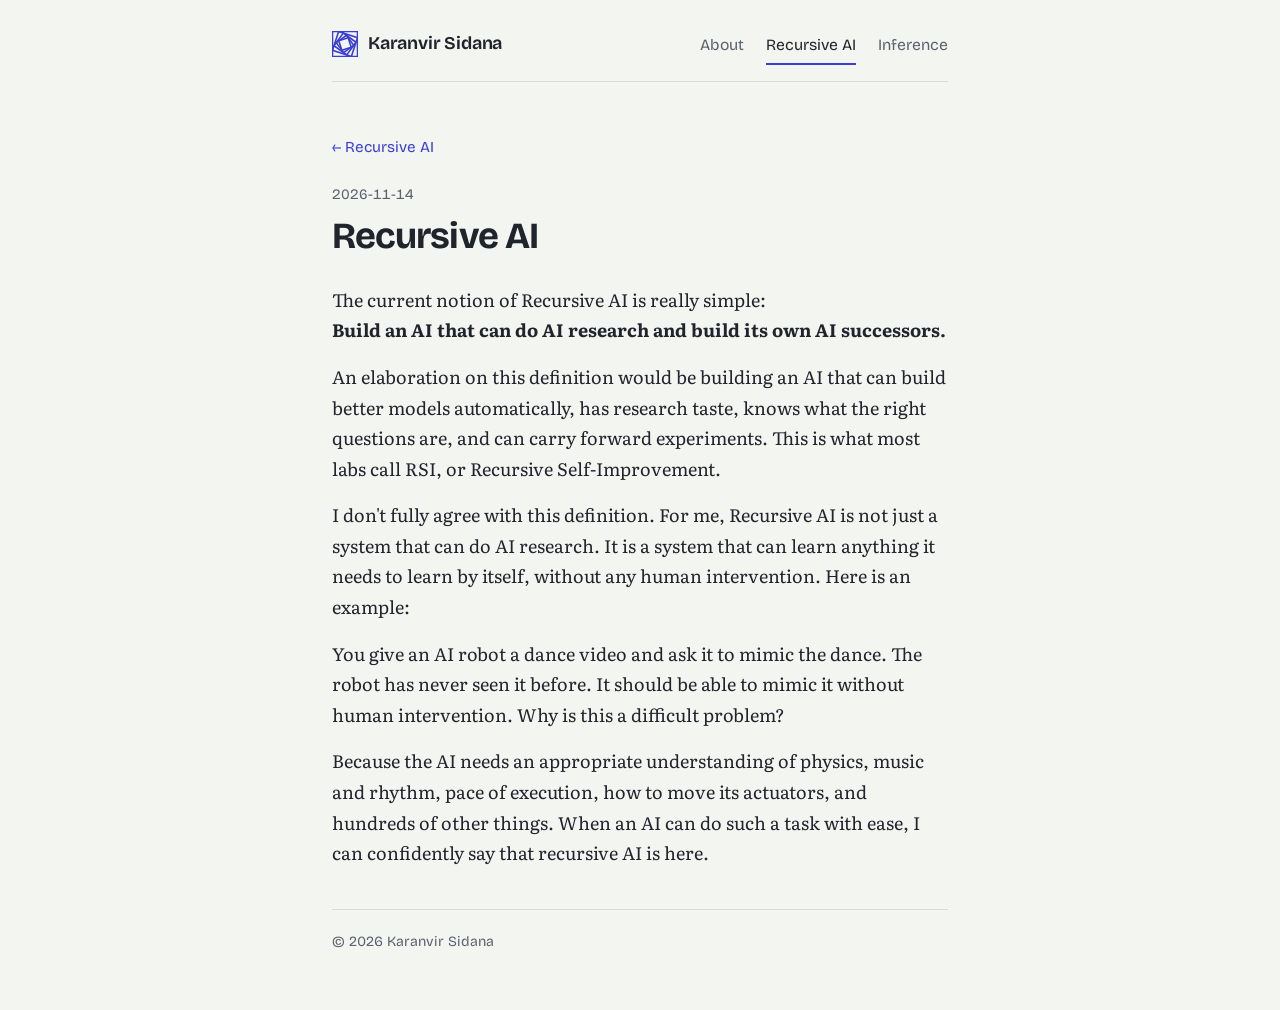
<file: writing/recursive-ai.html>
<!doctype html>
<html lang="en">
<head>
<meta charset="utf-8">
<meta name="viewport" content="width=device-width, initial-scale=1, viewport-fit=cover">
<title>Recursive AI · Karanvir Sidana</title>
<meta name="description" content="What recursive AI means to me: not just an AI that does AI research, but one that can learn anything it needs by itself.">
<link rel="preconnect" href="https://fonts.googleapis.com">
<link rel="preconnect" href="https://fonts.gstatic.com" crossorigin>
<link rel="stylesheet" href="https://fonts.googleapis.com/css2?family=Bricolage+Grotesque:opsz,wght@12..96,500..700&family=IBM+Plex+Mono:wght@400&family=Literata:ital,opsz,wght@0,7..72,400;0,7..72,600;1,7..72,400&display=swap">
<link rel="stylesheet" href="../style.css">
</head>
<body>
<div class="wrap">
<header class="site">
  <p class="site-name"><a href="../index.html"><svg class="mark" viewBox="-52 -52 104 104" width="26" height="26" aria-hidden="true" focusable="false"><rect x="-50.000" y="-50.000" width="100.000" height="100.000" transform="rotate(0)"/><rect x="-39.680" y="-39.680" width="79.360" height="79.360" transform="rotate(18)"/><rect x="-31.490" y="-31.490" width="62.981" height="62.981" transform="rotate(36)"/><rect x="-24.991" y="-24.991" width="49.982" height="49.982" transform="rotate(54)"/><rect x="-19.833" y="-19.833" width="39.666" height="39.666" transform="rotate(72)"/></svg>Karanvir Sidana</a></p>
  <nav class="top" aria-label="Main"><a href="../index.html">About</a><a href="../writing.html" aria-current="page">Recursive AI</a><a href="../inference.html">Inference</a></nav>
</header>
<main>
<article class="post">
  <a class="back" href="../writing.html">← Recursive AI</a>
  <p class="eyebrow"><span class="date">2026-11-14</span></p>
  <h1>Recursive AI</h1>

    <p>The current notion of Recursive AI is really simple:<br>
    <strong>Build an AI that can do AI research and build its own AI successors.</strong></p>
    <p>An elaboration on this definition would be building an AI that can build better models automatically, has research taste, knows what the right questions are, and can carry forward experiments. This is what most labs call RSI, or Recursive Self-Improvement.</p>
    <p>I don't fully agree with this definition. For me, Recursive AI is not just a system that can do AI research. It is a system that can learn anything it needs to learn by itself, without any human intervention. Here is an example:</p>
    <p>You give an AI robot a dance video and ask it to mimic the dance. The robot has never seen it before. It should be able to mimic it without human intervention. Why is this a difficult problem?</p>
    <p>Because the AI needs an appropriate understanding of physics, music and rhythm, pace of execution, how to move its actuators, and hundreds of other things. When an AI can do such a task with ease, I can confidently say that recursive AI is here.</p>
</article>
</main>
<hr>
<footer>© 2026 Karanvir Sidana</footer>
</div>
</body>
</html>
</file>
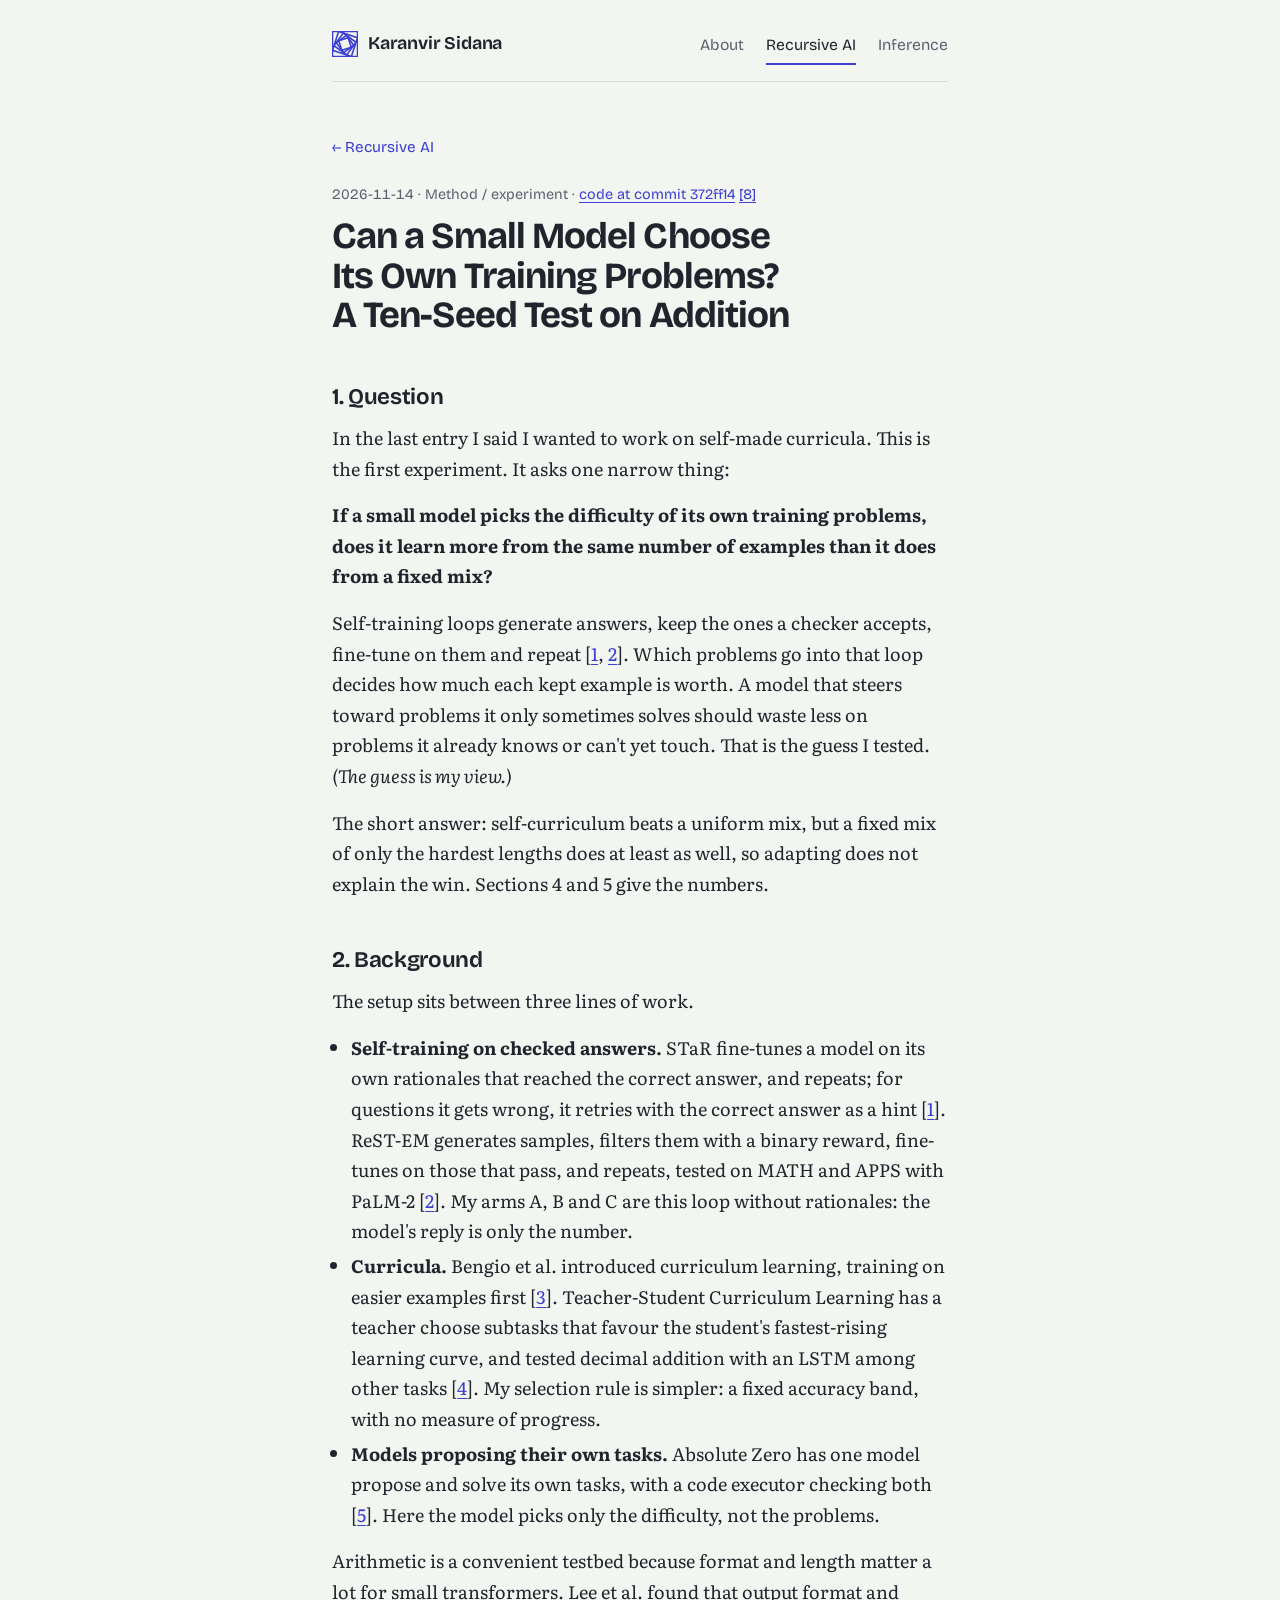
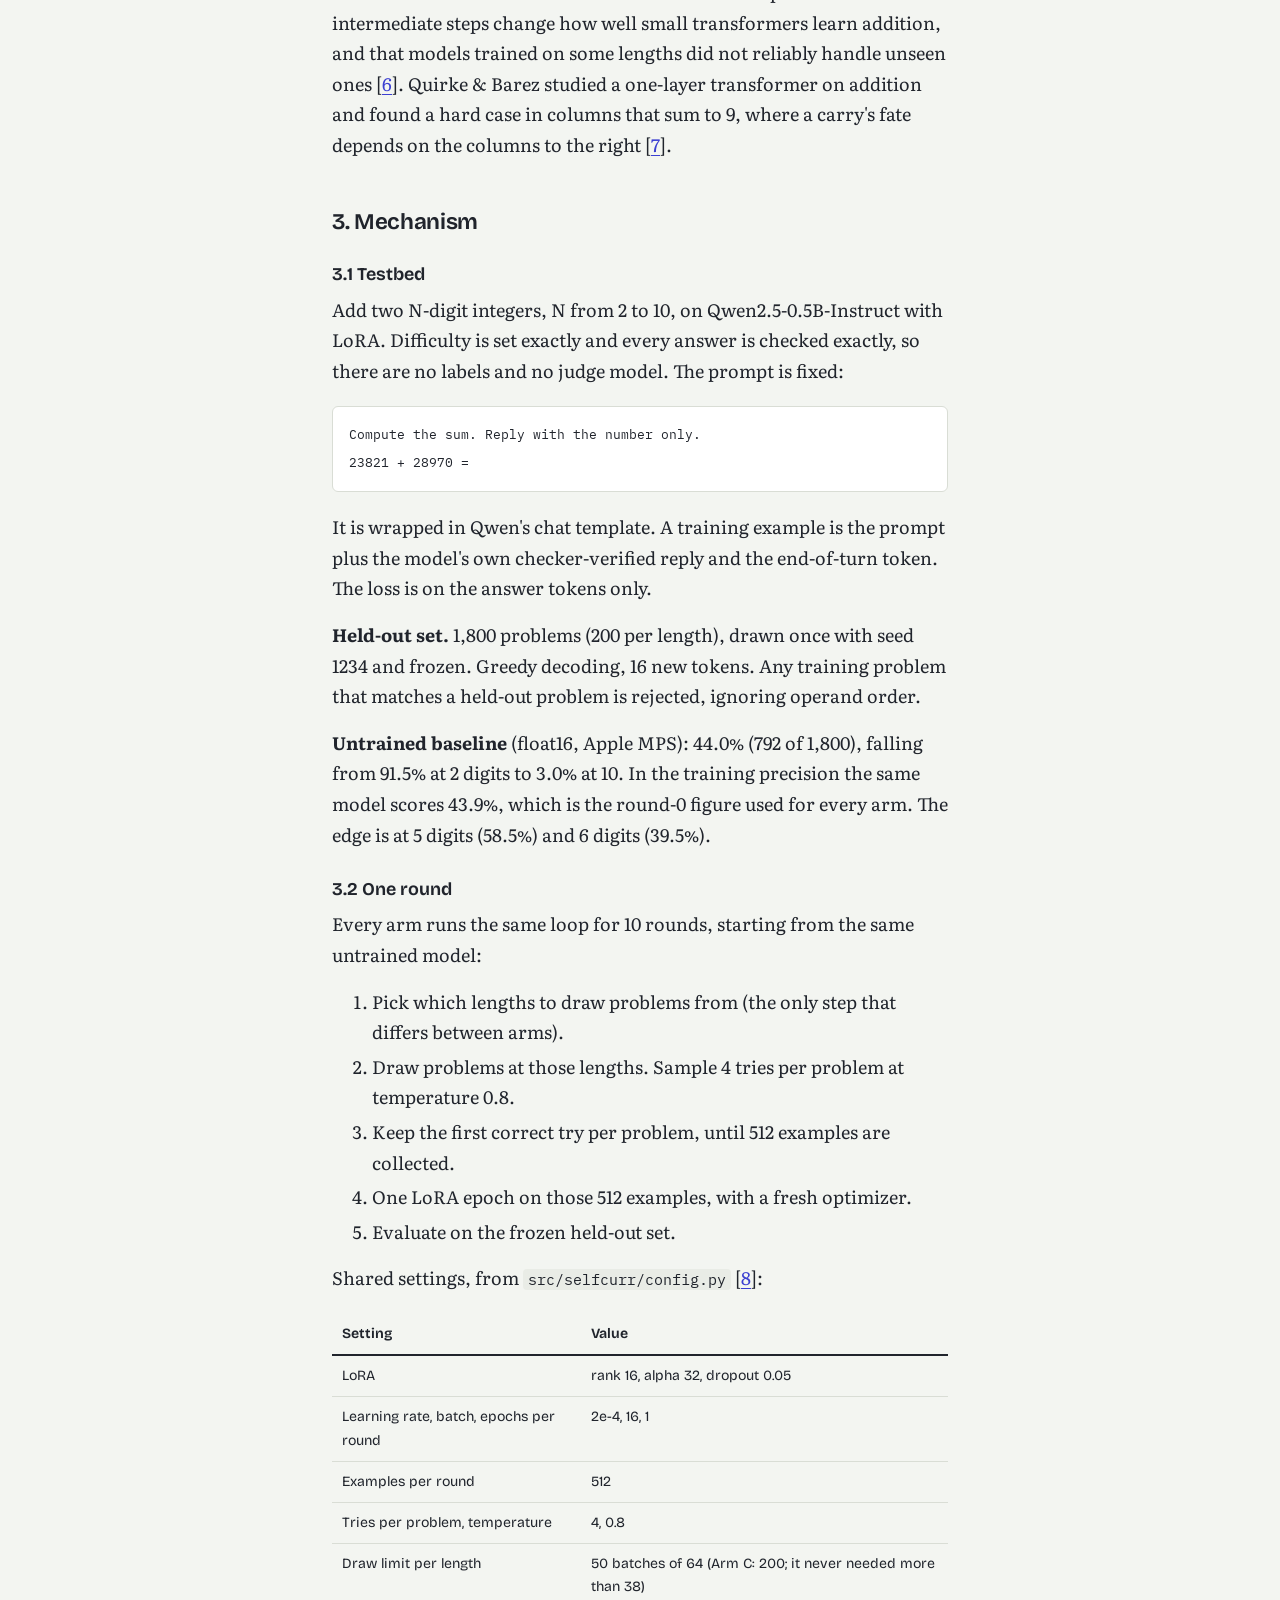
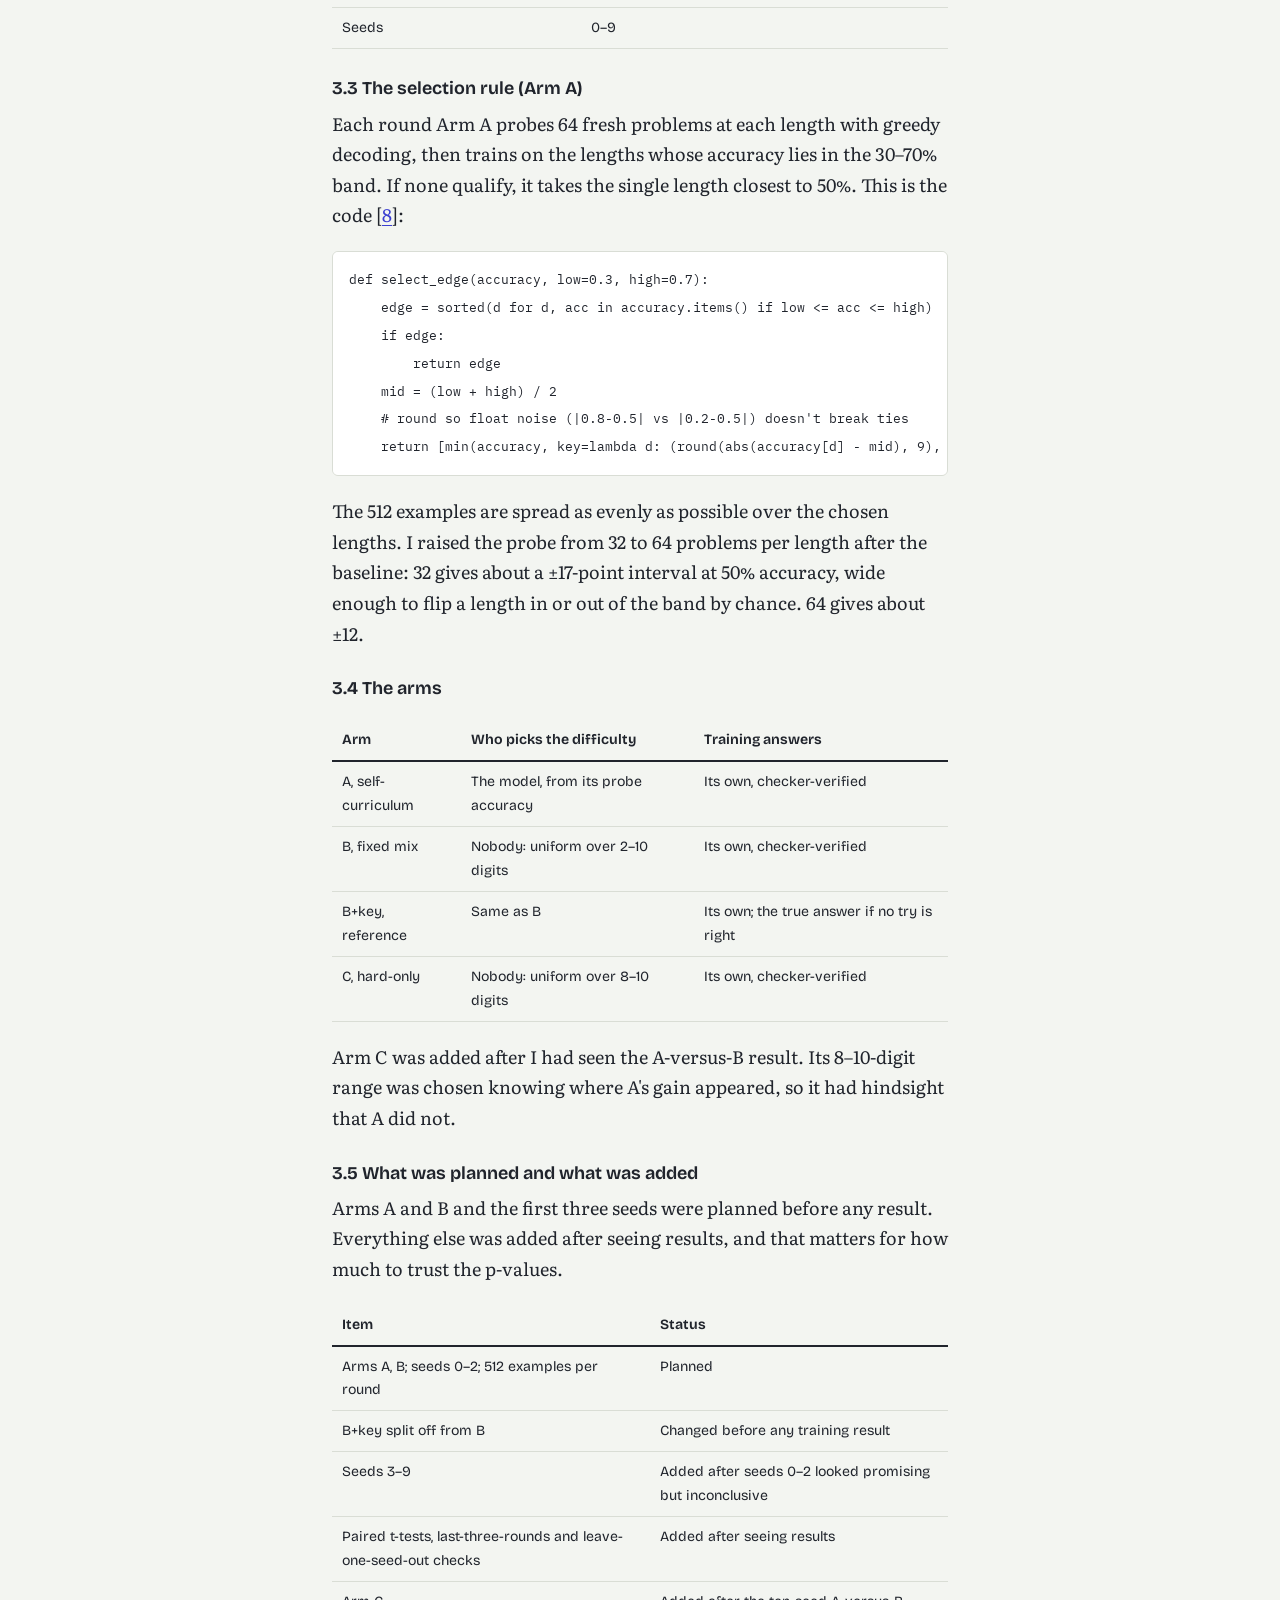
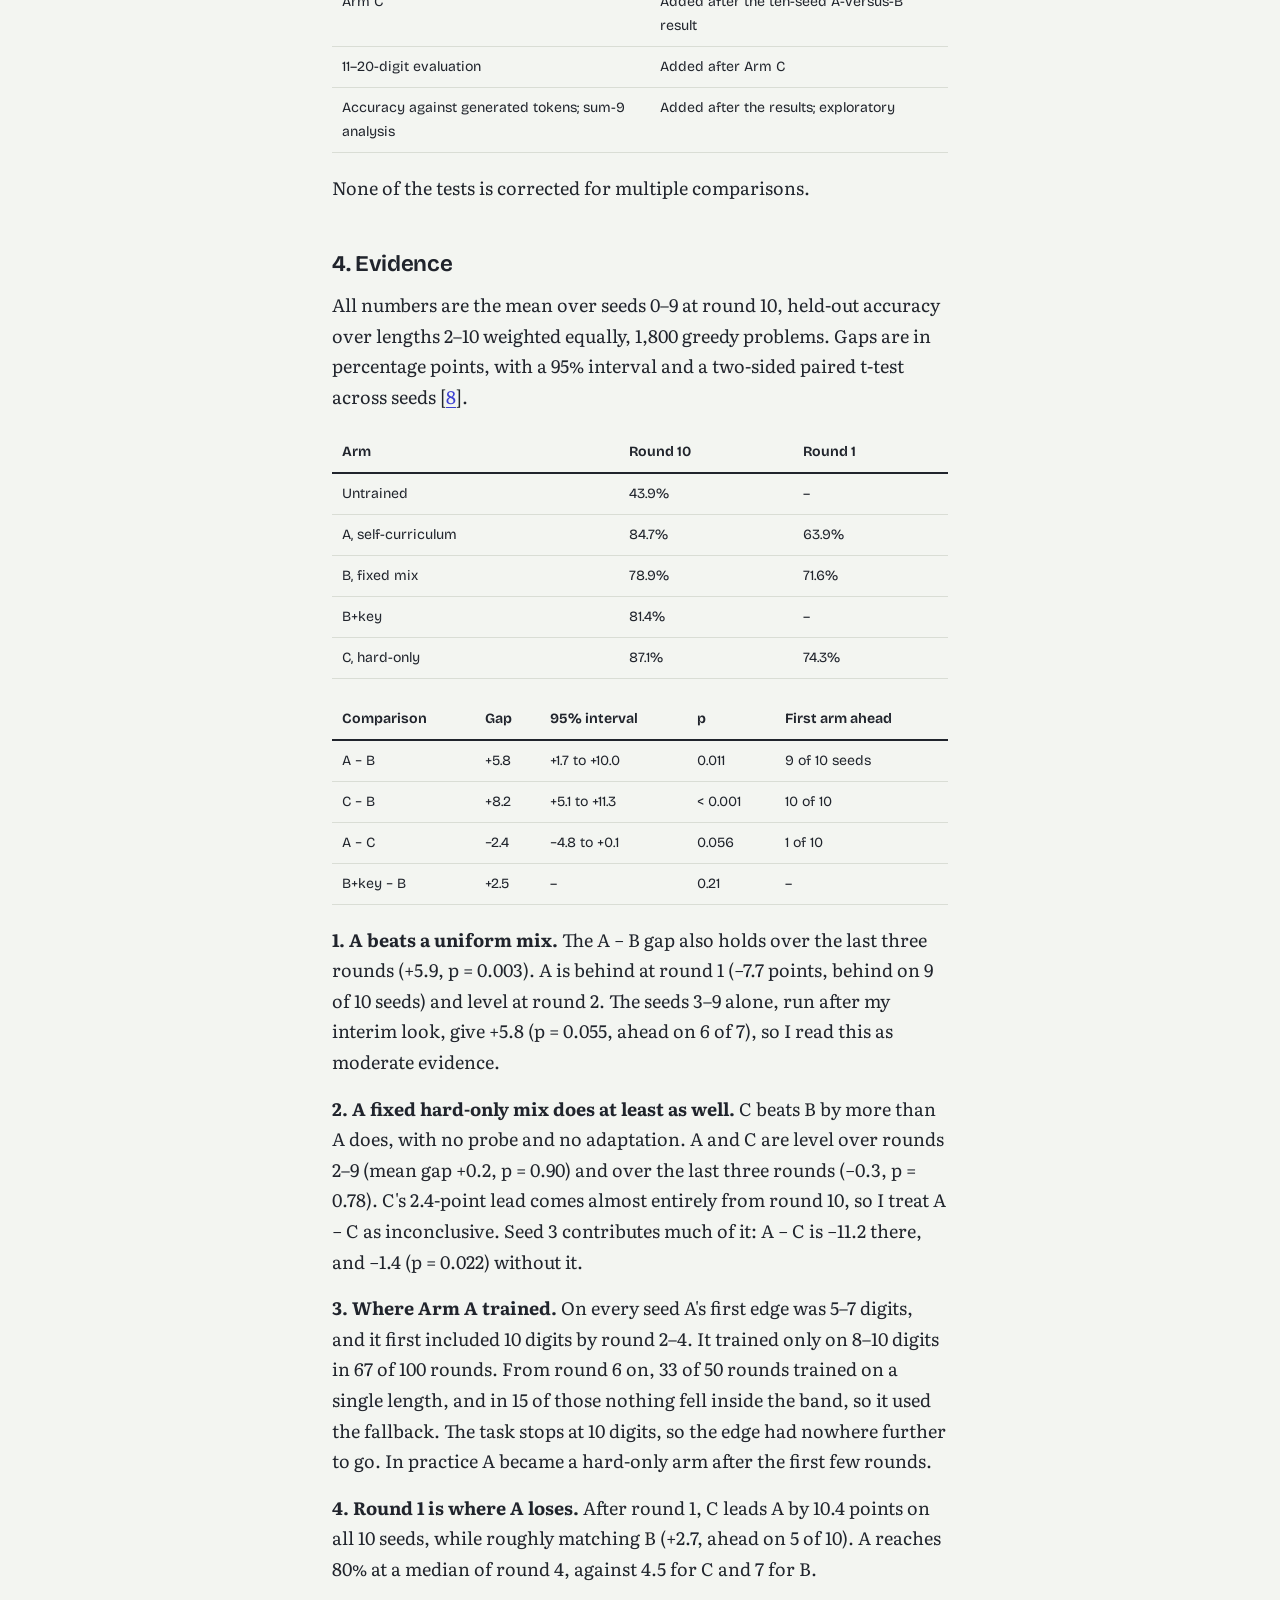
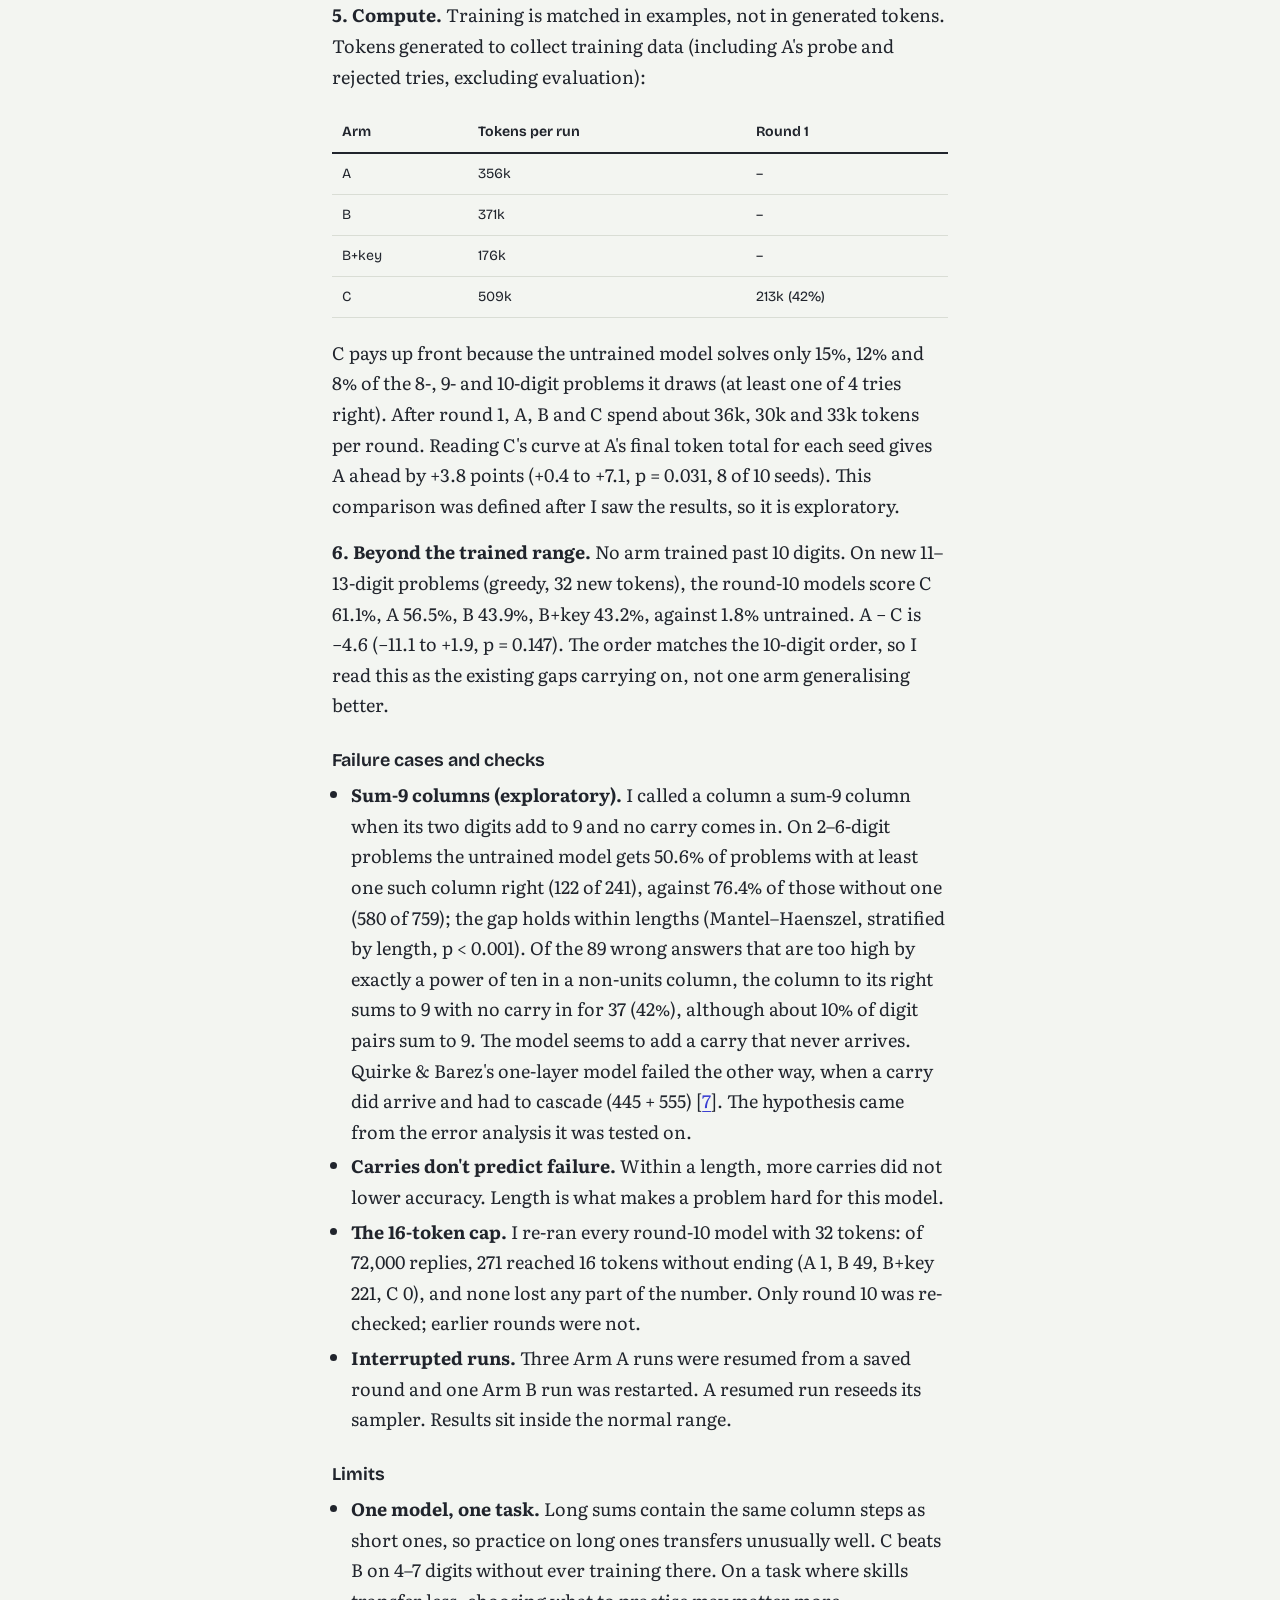
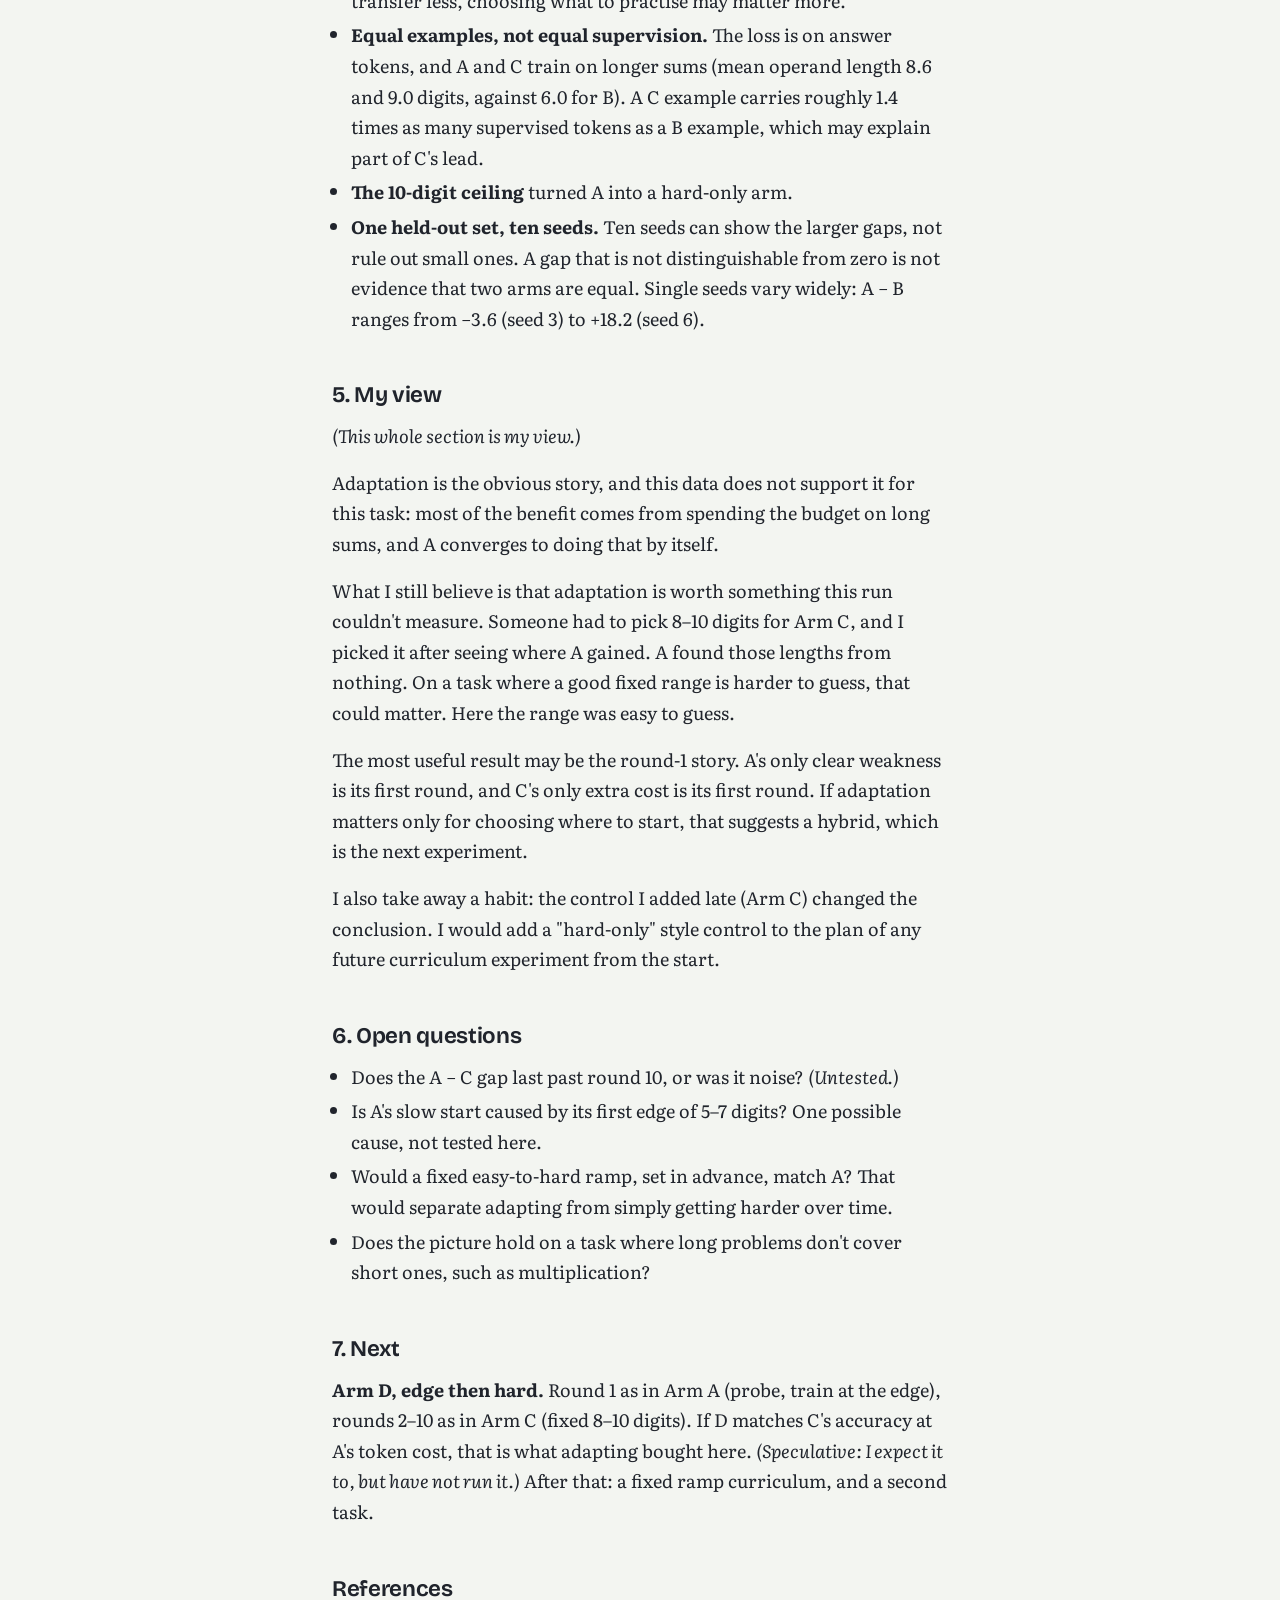
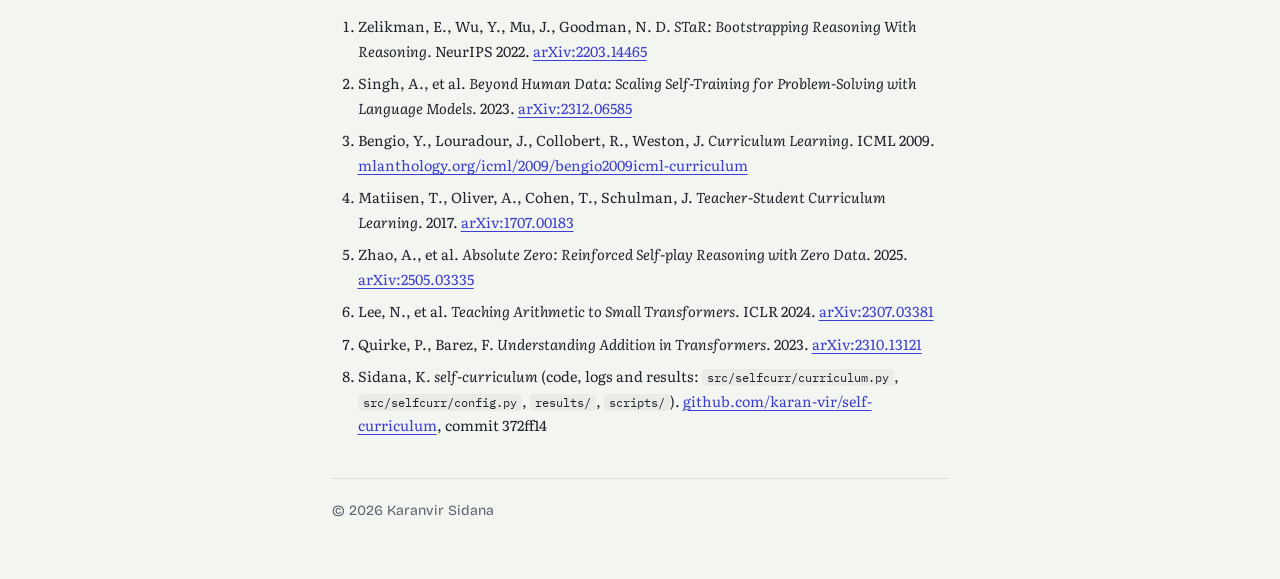
<file: writing/self-curriculum.html>
<!doctype html>
<html lang="en">
<head>
<meta charset="utf-8">
<meta name="viewport" content="width=device-width, initial-scale=1, viewport-fit=cover">
<title>Can a Small Model Choose Its Own Training Problems? A Ten-Seed Test on Addition · Karanvir Sidana</title>
<meta name="description" content="A research-journal entry: does a small model learn more by choosing its own training problems? A ten-seed test on addition.">
<link rel="preconnect" href="https://fonts.googleapis.com">
<link rel="preconnect" href="https://fonts.gstatic.com" crossorigin>
<link rel="stylesheet" href="https://fonts.googleapis.com/css2?family=Bricolage+Grotesque:opsz,wght@12..96,500..700&family=IBM+Plex+Mono:wght@400&family=Literata:ital,opsz,wght@0,7..72,400;0,7..72,600;1,7..72,400&display=swap">
<link rel="stylesheet" href="../style.css">
</head>
<body>
<div class="wrap">
<header class="site">
  <p class="site-name"><a href="../index.html"><svg class="mark" viewBox="-52 -52 104 104" width="26" height="26" aria-hidden="true" focusable="false"><rect x="-50.000" y="-50.000" width="100.000" height="100.000" transform="rotate(0)"/><rect x="-39.680" y="-39.680" width="79.360" height="79.360" transform="rotate(18)"/><rect x="-31.490" y="-31.490" width="62.981" height="62.981" transform="rotate(36)"/><rect x="-24.991" y="-24.991" width="49.982" height="49.982" transform="rotate(54)"/><rect x="-19.833" y="-19.833" width="39.666" height="39.666" transform="rotate(72)"/></svg>Karanvir Sidana</a></p>
  <nav class="top" aria-label="Main"><a href="../index.html">About</a><a href="../writing.html" aria-current="page">Recursive AI</a><a href="../inference.html">Inference</a></nav>
</header>
<main>
<article class="post">
  <a class="back" href="../writing.html">← Recursive AI</a>
  <p class="eyebrow"><span class="date">2026-11-14</span> · Method / experiment · <a href="https://github.com/karan-vir/self-curriculum/tree/372ff14">code at commit 372ff14</a> <a href="#ref-8">[8]</a></p>
  <h1>Can a Small Model Choose Its Own Training Problems? A Ten-Seed Test on Addition</h1>
<h2>1. Question</h2>
<p>In the last entry I said I wanted to work on self-made curricula. This is the first experiment. It asks one narrow thing:</p>
<p><strong>If a small model picks the difficulty of its own training problems, does it learn more from the same number of examples than it does from a fixed mix?</strong></p>
<p>Self-training loops generate answers, keep the ones a checker accepts, fine-tune on them and repeat [<a href="#ref-1">1</a>, <a href="#ref-2">2</a>]. Which problems go into that loop decides how much each kept example is worth. A model that steers toward problems it only sometimes solves should waste less on problems it already knows or can't yet touch. That is the guess I tested. <em>(The guess is my view.)</em></p>
<p>The short answer: self-curriculum beats a uniform mix, but a fixed mix of only the hardest lengths does at least as well, so adapting does not explain the win. Sections 4 and 5 give the numbers.</p>
<h2>2. Background</h2>
<p>The setup sits between three lines of work.</p>
<ul>
<li><strong>Self-training on checked answers.</strong> STaR fine-tunes a model on its own rationales that reached the correct answer, and repeats; for questions it gets wrong, it retries with the correct answer as a hint [<a href="#ref-1">1</a>]. ReST-EM generates samples, filters them with a binary reward, fine-tunes on those that pass, and repeats, tested on MATH and APPS with PaLM-2 [<a href="#ref-2">2</a>]. My arms A, B and C are this loop without rationales: the model's reply is only the number.</li>
<li><strong>Curricula.</strong> Bengio et al. introduced curriculum learning, training on easier examples first [<a href="#ref-3">3</a>]. Teacher-Student Curriculum Learning has a teacher choose subtasks that favour the student's fastest-rising learning curve, and tested decimal addition with an LSTM among other tasks [<a href="#ref-4">4</a>]. My selection rule is simpler: a fixed accuracy band, with no measure of progress.</li>
<li><strong>Models proposing their own tasks.</strong> Absolute Zero has one model propose and solve its own tasks, with a code executor checking both [<a href="#ref-5">5</a>]. Here the model picks only the difficulty, not the problems.</li>
</ul>
<p>Arithmetic is a convenient testbed because format and length matter a lot for small transformers. Lee et al. found that output format and intermediate steps change how well small transformers learn addition, and that models trained on some lengths did not reliably handle unseen ones [<a href="#ref-6">6</a>]. Quirke &amp; Barez studied a one-layer transformer on addition and found a hard case in columns that sum to 9, where a carry's fate depends on the columns to the right [<a href="#ref-7">7</a>].</p>
<h2>3. Mechanism</h2>
<h3>3.1 Testbed</h3>
<p>Add two N-digit integers, N from 2 to 10, on Qwen2.5-0.5B-Instruct with LoRA. Difficulty is set exactly and every answer is checked exactly, so there are no labels and no judge model. The prompt is fixed:</p>
<pre><code>Compute the sum. Reply with the number only.
23821 + 28970 =
</code></pre>
<p>It is wrapped in Qwen's chat template. A training example is the prompt plus the model's own checker-verified reply and the end-of-turn token. The loss is on the answer tokens only.</p>
<p><strong>Held-out set.</strong> 1,800 problems (200 per length), drawn once with seed 1234 and frozen. Greedy decoding, 16 new tokens. Any training problem that matches a held-out problem is rejected, ignoring operand order.</p>
<p><strong>Untrained baseline</strong> (float16, Apple MPS): 44.0% (792 of 1,800), falling from 91.5% at 2 digits to 3.0% at 10. In the training precision the same model scores 43.9%, which is the round-0 figure used for every arm. The edge is at 5 digits (58.5%) and 6 digits (39.5%).</p>
<h3>3.2 One round</h3>
<p>Every arm runs the same loop for 10 rounds, starting from the same untrained model:</p>
<ol>
<li>Pick which lengths to draw problems from (the only step that differs between arms).</li>
<li>Draw problems at those lengths. Sample 4 tries per problem at temperature 0.8.</li>
<li>Keep the first correct try per problem, until 512 examples are collected.</li>
<li>One LoRA epoch on those 512 examples, with a fresh optimizer.</li>
<li>Evaluate on the frozen held-out set.</li>
</ol>
<p>Shared settings, from <code>src/selfcurr/config.py</code> [<a href="#ref-8">8</a>]:</p>
<div class="table-wrap"><table>
<thead>
<tr>
<th>Setting</th>
<th>Value</th>
</tr>
</thead>
<tbody>
<tr>
<td>LoRA</td>
<td>rank 16, alpha 32, dropout 0.05</td>
</tr>
<tr>
<td>Learning rate, batch, epochs per round</td>
<td>2e-4, 16, 1</td>
</tr>
<tr>
<td>Examples per round</td>
<td>512</td>
</tr>
<tr>
<td>Tries per problem, temperature</td>
<td>4, 0.8</td>
</tr>
<tr>
<td>Draw limit per length</td>
<td>50 batches of 64 (Arm C: 200; it never needed more than 38)</td>
</tr>
<tr>
<td>Seeds</td>
<td>0–9</td>
</tr>
</tbody>
</table></div>
<h3>3.3 The selection rule (Arm A)</h3>
<p>Each round Arm A probes 64 fresh problems at each length with greedy decoding, then trains on the lengths whose accuracy lies in the 30–70% band. If none qualify, it takes the single length closest to 50%. This is the code [<a href="#ref-8">8</a>]:</p>
<pre><code class="language-python">def select_edge(accuracy, low=0.3, high=0.7):
    edge = sorted(d for d, acc in accuracy.items() if low &lt;= acc &lt;= high)
    if edge:
        return edge
    mid = (low + high) / 2
    # round so float noise (|0.8-0.5| vs |0.2-0.5|) doesn't break ties
    return [min(accuracy, key=lambda d: (round(abs(accuracy[d] - mid), 9), d))]
</code></pre>
<p>The 512 examples are spread as evenly as possible over the chosen lengths. I raised the probe from 32 to 64 problems per length after the baseline: 32 gives about a ±17-point interval at 50% accuracy, wide enough to flip a length in or out of the band by chance. 64 gives about ±12.</p>
<h3>3.4 The arms</h3>
<div class="table-wrap"><table>
<thead>
<tr>
<th>Arm</th>
<th>Who picks the difficulty</th>
<th>Training answers</th>
</tr>
</thead>
<tbody>
<tr>
<td>A, self-curriculum</td>
<td>The model, from its probe accuracy</td>
<td>Its own, checker-verified</td>
</tr>
<tr>
<td>B, fixed mix</td>
<td>Nobody: uniform over 2–10 digits</td>
<td>Its own, checker-verified</td>
</tr>
<tr>
<td>B+key, reference</td>
<td>Same as B</td>
<td>Its own; the true answer if no try is right</td>
</tr>
<tr>
<td>C, hard-only</td>
<td>Nobody: uniform over 8–10 digits</td>
<td>Its own, checker-verified</td>
</tr>
</tbody>
</table></div>
<p>Arm C was added after I had seen the A-versus-B result. Its 8–10-digit range was chosen knowing where A's gain appeared, so it had hindsight that A did not.</p>
<h3>3.5 What was planned and what was added</h3>
<p>Arms A and B and the first three seeds were planned before any result. Everything else was added after seeing results, and that matters for how much to trust the p-values.</p>
<div class="table-wrap"><table>
<thead>
<tr>
<th>Item</th>
<th>Status</th>
</tr>
</thead>
<tbody>
<tr>
<td>Arms A, B; seeds 0–2; 512 examples per round</td>
<td>Planned</td>
</tr>
<tr>
<td>B+key split off from B</td>
<td>Changed before any training result</td>
</tr>
<tr>
<td>Seeds 3–9</td>
<td>Added after seeds 0–2 looked promising but inconclusive</td>
</tr>
<tr>
<td>Paired t-tests, last-three-rounds and leave-one-seed-out checks</td>
<td>Added after seeing results</td>
</tr>
<tr>
<td>Arm C</td>
<td>Added after the ten-seed A-versus-B result</td>
</tr>
<tr>
<td>11–20-digit evaluation</td>
<td>Added after Arm C</td>
</tr>
<tr>
<td>Accuracy against generated tokens; sum-9 analysis</td>
<td>Added after the results; exploratory</td>
</tr>
</tbody>
</table></div>
<p>None of the tests is corrected for multiple comparisons.</p>
<h2>4. Evidence</h2>
<p>All numbers are the mean over seeds 0–9 at round 10, held-out accuracy over lengths 2–10 weighted equally, 1,800 greedy problems. Gaps are in percentage points, with a 95% interval and a two-sided paired t-test across seeds [<a href="#ref-8">8</a>].</p>
<div class="table-wrap"><table>
<thead>
<tr>
<th>Arm</th>
<th>Round 10</th>
<th>Round 1</th>
</tr>
</thead>
<tbody>
<tr>
<td>Untrained</td>
<td>43.9%</td>
<td>–</td>
</tr>
<tr>
<td>A, self-curriculum</td>
<td>84.7%</td>
<td>63.9%</td>
</tr>
<tr>
<td>B, fixed mix</td>
<td>78.9%</td>
<td>71.6%</td>
</tr>
<tr>
<td>B+key</td>
<td>81.4%</td>
<td>–</td>
</tr>
<tr>
<td>C, hard-only</td>
<td>87.1%</td>
<td>74.3%</td>
</tr>
</tbody>
</table></div>
<div class="table-wrap"><table>
<thead>
<tr>
<th>Comparison</th>
<th>Gap</th>
<th>95% interval</th>
<th>p</th>
<th>First arm ahead</th>
</tr>
</thead>
<tbody>
<tr>
<td>A − B</td>
<td>+5.8</td>
<td>+1.7 to +10.0</td>
<td>0.011</td>
<td>9 of 10 seeds</td>
</tr>
<tr>
<td>C − B</td>
<td>+8.2</td>
<td>+5.1 to +11.3</td>
<td>&lt; 0.001</td>
<td>10 of 10</td>
</tr>
<tr>
<td>A − C</td>
<td>−2.4</td>
<td>−4.8 to +0.1</td>
<td>0.056</td>
<td>1 of 10</td>
</tr>
<tr>
<td>B+key − B</td>
<td>+2.5</td>
<td>–</td>
<td>0.21</td>
<td>–</td>
</tr>
</tbody>
</table></div>
<p><strong>1. A beats a uniform mix.</strong> The A − B gap also holds over the last three rounds (+5.9, p = 0.003). A is behind at round 1 (−7.7 points, behind on 9 of 10 seeds) and level at round 2. The seeds 3–9 alone, run after my interim look, give +5.8 (p = 0.055, ahead on 6 of 7), so I read this as moderate evidence.</p>
<p><strong>2. A fixed hard-only mix does at least as well.</strong> C beats B by more than A does, with no probe and no adaptation. A and C are level over rounds 2–9 (mean gap +0.2, p = 0.90) and over the last three rounds (−0.3, p = 0.78). C's 2.4-point lead comes almost entirely from round 10, so I treat A − C as inconclusive. Seed 3 contributes much of it: A − C is −11.2 there, and −1.4 (p = 0.022) without it.</p>
<p><strong>3. Where Arm A trained.</strong> On every seed A's first edge was 5–7 digits, and it first included 10 digits by round 2–4. It trained only on 8–10 digits in 67 of 100 rounds. From round 6 on, 33 of 50 rounds trained on a single length, and in 15 of those nothing fell inside the band, so it used the fallback. The task stops at 10 digits, so the edge had nowhere further to go. In practice A became a hard-only arm after the first few rounds.</p>
<p><strong>4. Round 1 is where A loses.</strong> After round 1, C leads A by 10.4 points on all 10 seeds, while roughly matching B (+2.7, ahead on 5 of 10). A reaches 80% at a median of round 4, against 4.5 for C and 7 for B.</p>
<p><strong>5. Compute.</strong> Training is matched in examples, not in generated tokens. Tokens generated to collect training data (including A's probe and rejected tries, excluding evaluation):</p>
<div class="table-wrap"><table>
<thead>
<tr>
<th>Arm</th>
<th>Tokens per run</th>
<th>Round 1</th>
</tr>
</thead>
<tbody>
<tr>
<td>A</td>
<td>356k</td>
<td>–</td>
</tr>
<tr>
<td>B</td>
<td>371k</td>
<td>–</td>
</tr>
<tr>
<td>B+key</td>
<td>176k</td>
<td>–</td>
</tr>
<tr>
<td>C</td>
<td>509k</td>
<td>213k (42%)</td>
</tr>
</tbody>
</table></div>
<p>C pays up front because the untrained model solves only 15%, 12% and 8% of the 8-, 9- and 10-digit problems it draws (at least one of 4 tries right). After round 1, A, B and C spend about 36k, 30k and 33k tokens per round. Reading C's curve at A's final token total for each seed gives A ahead by +3.8 points (+0.4 to +7.1, p = 0.031, 8 of 10 seeds). This comparison was defined after I saw the results, so it is exploratory.</p>
<p><strong>6. Beyond the trained range.</strong> No arm trained past 10 digits. On new 11–13-digit problems (greedy, 32 new tokens), the round-10 models score C 61.1%, A 56.5%, B 43.9%, B+key 43.2%, against 1.8% untrained. A − C is −4.6 (−11.1 to +1.9, p = 0.147). The order matches the 10-digit order, so I read this as the existing gaps carrying on, not one arm generalising better.</p>
<h3>Failure cases and checks</h3>
<ul>
<li><strong>Sum-9 columns (exploratory).</strong> I called a column a sum-9 column when its two digits add to 9 and no carry comes in. On 2–6-digit problems the untrained model gets 50.6% of problems with at least one such column right (122 of 241), against 76.4% of those without one (580 of 759); the gap holds within lengths (Mantel–Haenszel, stratified by length, p &lt; 0.001). Of the 89 wrong answers that are too high by exactly a power of ten in a non-units column, the column to its right sums to 9 with no carry in for 37 (42%), although about 10% of digit pairs sum to 9. The model seems to add a carry that never arrives. Quirke &amp; Barez's one-layer model failed the other way, when a carry did arrive and had to cascade (445 + 555) [<a href="#ref-7">7</a>]. The hypothesis came from the error analysis it was tested on.</li>
<li><strong>Carries don't predict failure.</strong> Within a length, more carries did not lower accuracy. Length is what makes a problem hard for this model.</li>
<li><strong>The 16-token cap.</strong> I re-ran every round-10 model with 32 tokens: of 72,000 replies, 271 reached 16 tokens without ending (A 1, B 49, B+key 221, C 0), and none lost any part of the number. Only round 10 was re-checked; earlier rounds were not.</li>
<li><strong>Interrupted runs.</strong> Three Arm A runs were resumed from a saved round and one Arm B run was restarted. A resumed run reseeds its sampler. Results sit inside the normal range.</li>
</ul>
<h3>Limits</h3>
<ul>
<li><strong>One model, one task.</strong> Long sums contain the same column steps as short ones, so practice on long ones transfers unusually well. C beats B on 4–7 digits without ever training there. On a task where skills transfer less, choosing what to practise may matter more.</li>
<li><strong>Equal examples, not equal supervision.</strong> The loss is on answer tokens, and A and C train on longer sums (mean operand length 8.6 and 9.0 digits, against 6.0 for B). A C example carries roughly 1.4 times as many supervised tokens as a B example, which may explain part of C's lead.</li>
<li><strong>The 10-digit ceiling</strong> turned A into a hard-only arm.</li>
<li><strong>One held-out set, ten seeds.</strong> Ten seeds can show the larger gaps, not rule out small ones. A gap that is not distinguishable from zero is not evidence that two arms are equal. Single seeds vary widely: A − B ranges from −3.6 (seed 3) to +18.2 (seed 6).</li>
</ul>
<h2>5. My view</h2>
<p><em>(This whole section is my view.)</em></p>
<p>Adaptation is the obvious story, and this data does not support it for this task: most of the benefit comes from spending the budget on long sums, and A converges to doing that by itself.</p>
<p>What I still believe is that adaptation is worth something this run couldn't measure. Someone had to pick 8–10 digits for Arm C, and I picked it after seeing where A gained. A found those lengths from nothing. On a task where a good fixed range is harder to guess, that could matter. Here the range was easy to guess.</p>
<p>The most useful result may be the round-1 story. A's only clear weakness is its first round, and C's only extra cost is its first round. If adaptation matters only for choosing where to start, that suggests a hybrid, which is the next experiment.</p>
<p>I also take away a habit: the control I added late (Arm C) changed the conclusion. I would add a "hard-only" style control to the plan of any future curriculum experiment from the start.</p>
<h2>6. Open questions</h2>
<ul>
<li>Does the A − C gap last past round 10, or was it noise? <em>(Untested.)</em></li>
<li>Is A's slow start caused by its first edge of 5–7 digits? One possible cause, not tested here.</li>
<li>Would a fixed easy-to-hard ramp, set in advance, match A? That would separate adapting from simply getting harder over time.</li>
<li>Does the picture hold on a task where long problems don't cover short ones, such as multiplication?</li>
</ul>
<h2>7. Next</h2>
<p><strong>Arm D, edge then hard.</strong> Round 1 as in Arm A (probe, train at the edge), rounds 2–10 as in Arm C (fixed 8–10 digits). If D matches C's accuracy at A's token cost, that is what adapting bought here. <em>(Speculative: I expect it to, but have not run it.)</em> After that: a fixed ramp curriculum, and a second task.</p>
  <h2 id="references">References</h2>
  <ol class="refs">
    <li id="ref-1">Zelikman, E., Wu, Y., Mu, J., Goodman, N. D. <em>STaR: Bootstrapping Reasoning With Reasoning.</em> NeurIPS 2022. <a href="https://arxiv.org/abs/2203.14465">arXiv:2203.14465</a></li>
    <li id="ref-2">Singh, A., et al. <em>Beyond Human Data: Scaling Self-Training for Problem-Solving with Language Models.</em> 2023. <a href="https://arxiv.org/abs/2312.06585">arXiv:2312.06585</a></li>
    <li id="ref-3">Bengio, Y., Louradour, J., Collobert, R., Weston, J. <em>Curriculum Learning.</em> ICML 2009. <a href="https://mlanthology.org/icml/2009/bengio2009icml-curriculum">mlanthology.org/icml/2009/bengio2009icml-curriculum</a></li>
    <li id="ref-4">Matiisen, T., Oliver, A., Cohen, T., Schulman, J. <em>Teacher-Student Curriculum Learning.</em> 2017. <a href="https://arxiv.org/abs/1707.00183">arXiv:1707.00183</a></li>
    <li id="ref-5">Zhao, A., et al. <em>Absolute Zero: Reinforced Self-play Reasoning with Zero Data.</em> 2025. <a href="https://arxiv.org/abs/2505.03335">arXiv:2505.03335</a></li>
    <li id="ref-6">Lee, N., et al. <em>Teaching Arithmetic to Small Transformers.</em> ICLR 2024. <a href="https://arxiv.org/abs/2307.03381">arXiv:2307.03381</a></li>
    <li id="ref-7">Quirke, P., Barez, F. <em>Understanding Addition in Transformers.</em> 2023. <a href="https://arxiv.org/abs/2310.13121">arXiv:2310.13121</a></li>
    <li id="ref-8">Sidana, K. <em>self-curriculum</em> (code, logs and results: <code>src/selfcurr/curriculum.py</code>, <code>src/selfcurr/config.py</code>, <code>results/</code>, <code>scripts/</code>). <a href="https://github.com/karan-vir/self-curriculum">github.com/karan-vir/self-curriculum</a>, commit 372ff14</li>
  </ol>
</article>
</main>
<hr>
<footer>© 2026 Karanvir Sidana</footer>
</div>
</body>
</html>
</file>
<file: style.css>
/* One narrow reading column. The recursive square mark is the single bold element; everything else stays quiet. */
:root{
  --bg:#F3F5F1;
  --surface:#FFFFFF;
  --fg:#20242C;
  --muted:#5B6270;
  --rule:#D9DDD5;
  --accent:#3B3FD1;
  --accent-soft:#E4E5F8;
  --code-bg:#E9ECE6;
  --font-display:"Bricolage Grotesque",-apple-system,"Segoe UI",Roboto,Helvetica,Arial,sans-serif;
  --font-body:"Literata",Georgia,"Times New Roman",serif;
  --font-mono:"IBM Plex Mono",ui-monospace,SFMono-Regular,Menlo,Consolas,monospace;
  color-scheme:light;
}
@media (prefers-color-scheme:dark){
  :root:not([data-theme="light"]){--bg:#15171D;--surface:#1C1F27;--fg:#E6E8EC;--muted:#9AA1AD;--rule:#2C303A;--accent:#A3A6FF;--accent-soft:#262949;--code-bg:#22252E;color-scheme:dark}
}
:root[data-theme="dark"]{--bg:#15171D;--surface:#1C1F27;--fg:#E6E8EC;--muted:#9AA1AD;--rule:#2C303A;--accent:#A3A6FF;--accent-soft:#262949;--code-bg:#22252E;color-scheme:dark}

*{box-sizing:border-box}
body{background:var(--bg);color:var(--fg);font-family:var(--font-body);font-size:18px;line-height:1.7;margin:0;font-optical-sizing:auto;-webkit-font-smoothing:antialiased}
.wrap{max-width:41rem;margin:0 auto;padding-inline:20px;padding-block:28px 56px}
p{margin:0 0 16px}
a{color:var(--accent);text-decoration:underline;text-underline-offset:3px;text-decoration-thickness:1px}
a:hover{text-decoration-thickness:2px}
a:focus-visible,button:focus-visible{outline:2px solid var(--accent);outline-offset:3px;border-radius:3px}

/* Header */
header.site{display:flex;align-items:center;justify-content:space-between;flex-wrap:wrap;gap:10px 24px;margin-bottom:48px;padding-bottom:16px;border-bottom:1px solid var(--rule)}
.site-name{margin:0;font-family:var(--font-display);font-size:1.12rem;font-weight:650;letter-spacing:-.01em;line-height:1}
.site-name a{color:var(--fg);text-decoration:none;display:inline-flex;align-items:center;gap:10px}
.mark{flex:none;width:26px;height:26px}
.mark rect,.mark-hero rect{fill:none;stroke:var(--accent);stroke-width:1.6;vector-effect:non-scaling-stroke}
.mark-hero rect{stroke-width:1.4}
.site-name a:hover .mark{transform:rotate(-9deg);transition:transform .25s ease}
nav.top{display:flex;flex-wrap:wrap;gap:4px 22px;font-family:var(--font-display);font-size:.98rem}
nav.top a{color:var(--muted);text-decoration:none;padding:4px 0;border-bottom:2px solid transparent}
nav.top a:hover{color:var(--fg)}
nav.top a[aria-current="page"]{color:var(--fg);border-bottom-color:var(--accent)}

/* Headings */
h1,h2,h3{font-family:var(--font-display);text-wrap:balance;color:var(--fg)}
h1{font-size:2.3rem;font-weight:700;line-height:1.08;letter-spacing:-.025em;margin:0 0 10px}
h2{font-size:1.4rem;font-weight:650;line-height:1.2;letter-spacing:-.015em;margin:0 0 12px}
h3{font-size:1.12rem;font-weight:650;line-height:1.3;margin:28px 0 8px}

/* About hero */
.hero{display:grid;grid-template-columns:1fr auto;align-items:center;gap:8px 28px;margin:4px 0 40px}
.hero h1{font-size:clamp(2.6rem,9vw,3.8rem);line-height:.98;letter-spacing:-.035em;margin:0}
.hero .lede{font-family:var(--font-display);font-size:1.15rem;line-height:1.4;color:var(--muted);margin:14px 0 0;max-width:24ch}
.mark-hero{width:clamp(120px,30vw,220px);height:auto}
@media (prefers-reduced-motion:no-preference){
  .mark-hero rect{opacity:0;animation:draw .5s ease-out forwards;animation-delay:calc(var(--i) * 45ms)}
  @keyframes draw{to{opacity:1}}
}
@media (max-width:520px){.hero{grid-template-columns:1fr}.mark-hero{order:-1;width:120px}}

/* Lists of entries */
ul{margin:0;padding-left:1.2rem}
li{margin:4px 0}
ul.list{list-style:none;padding:0;margin:0}
ul.list li{display:grid;grid-template-columns:1fr;gap:6px;margin:0;padding:18px 0;border-top:1px solid var(--rule)}
ul.list li:last-child{border-bottom:1px solid var(--rule)}
ul.list li>a{font-family:var(--font-display);font-size:1.2rem;font-weight:600;line-height:1.3;letter-spacing:-.01em;color:var(--fg);text-decoration:none;text-wrap:balance}
ul.list li>a:hover{color:var(--accent)}
.date{font-family:var(--font-display);font-size:.88rem;color:var(--muted);font-variant-numeric:tabular-nums;white-space:nowrap}
.tags{display:flex;flex-wrap:wrap;gap:6px}
.tag{font-family:var(--font-display);font-size:.78rem;line-height:1.6;color:var(--accent);background:var(--accent-soft);border-radius:999px;padding:0 10px}

code{font-family:var(--font-mono);font-size:.82em;background:var(--code-bg);padding:1px 5px;border-radius:4px}
hr{border:0;border-top:1px solid var(--rule);margin:40px 0 20px}
footer{color:var(--muted);font-family:var(--font-display);font-size:.88rem}
.empty{color:var(--muted)}

/* Writing entries */
.back{display:inline-block;font-family:var(--font-display);font-size:.95rem;text-decoration:none;margin-bottom:22px}
.back:hover{text-decoration:underline}
.post .eyebrow{font-family:var(--font-display);font-size:.9rem;color:var(--muted);margin:0 0 10px}
.post .eyebrow .date{font-size:inherit}
.post h1{margin-bottom:28px}
.post h2{margin-top:48px}
.post ul,.post ol{margin:0 0 16px}
.post blockquote{margin:24px 0;padding:12px 18px;border-left:3px solid var(--accent);background:var(--surface);border-radius:0 6px 6px 0}
.post blockquote p{margin:0}
.post figure{margin:28px 0}
.post figure img{display:block;width:100%;height:auto;border-radius:8px;background:#fff}
.post figcaption{color:var(--muted);font-size:.88rem;margin-top:8px}
.post .table-wrap{overflow-x:auto;margin:20px 0}
.post table{border-collapse:collapse;width:100%;font-size:.88rem;font-family:var(--font-display)}
.post th,.post td{border-bottom:1px solid var(--rule);padding:8px 10px;text-align:left;vertical-align:top}
.post th{font-weight:650;border-bottom:2px solid var(--fg)}
.post ol.refs{font-size:.9rem;padding-left:1.6rem}
.post ol.refs li{margin:8px 0;overflow-wrap:anywhere}
.post ol.refs li:target{background:var(--accent-soft)}
.post pre{background:var(--surface);border:1px solid var(--rule);border-radius:6px;padding:14px 16px;overflow-x:auto;margin:20px 0;line-height:1.55}
.post pre code{background:none;padding:0;white-space:pre;font-size:.8rem}
</file>
